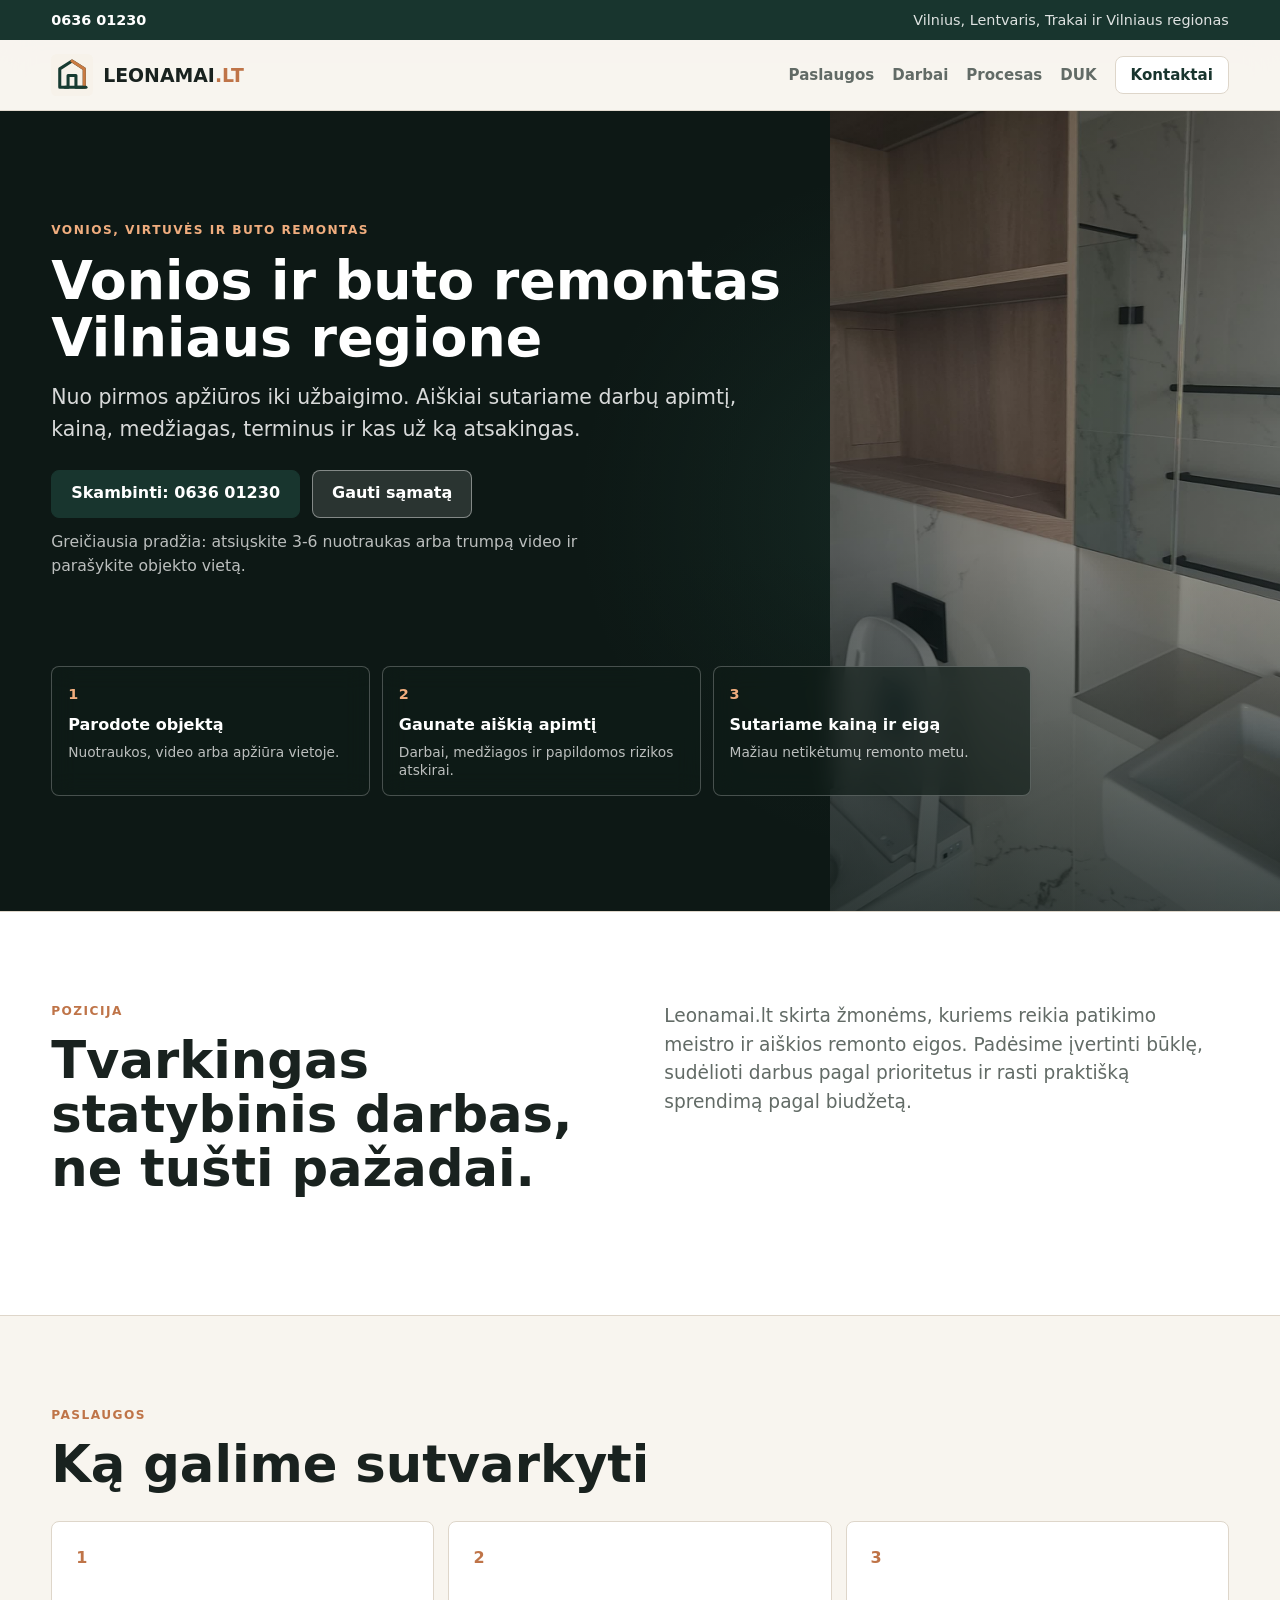
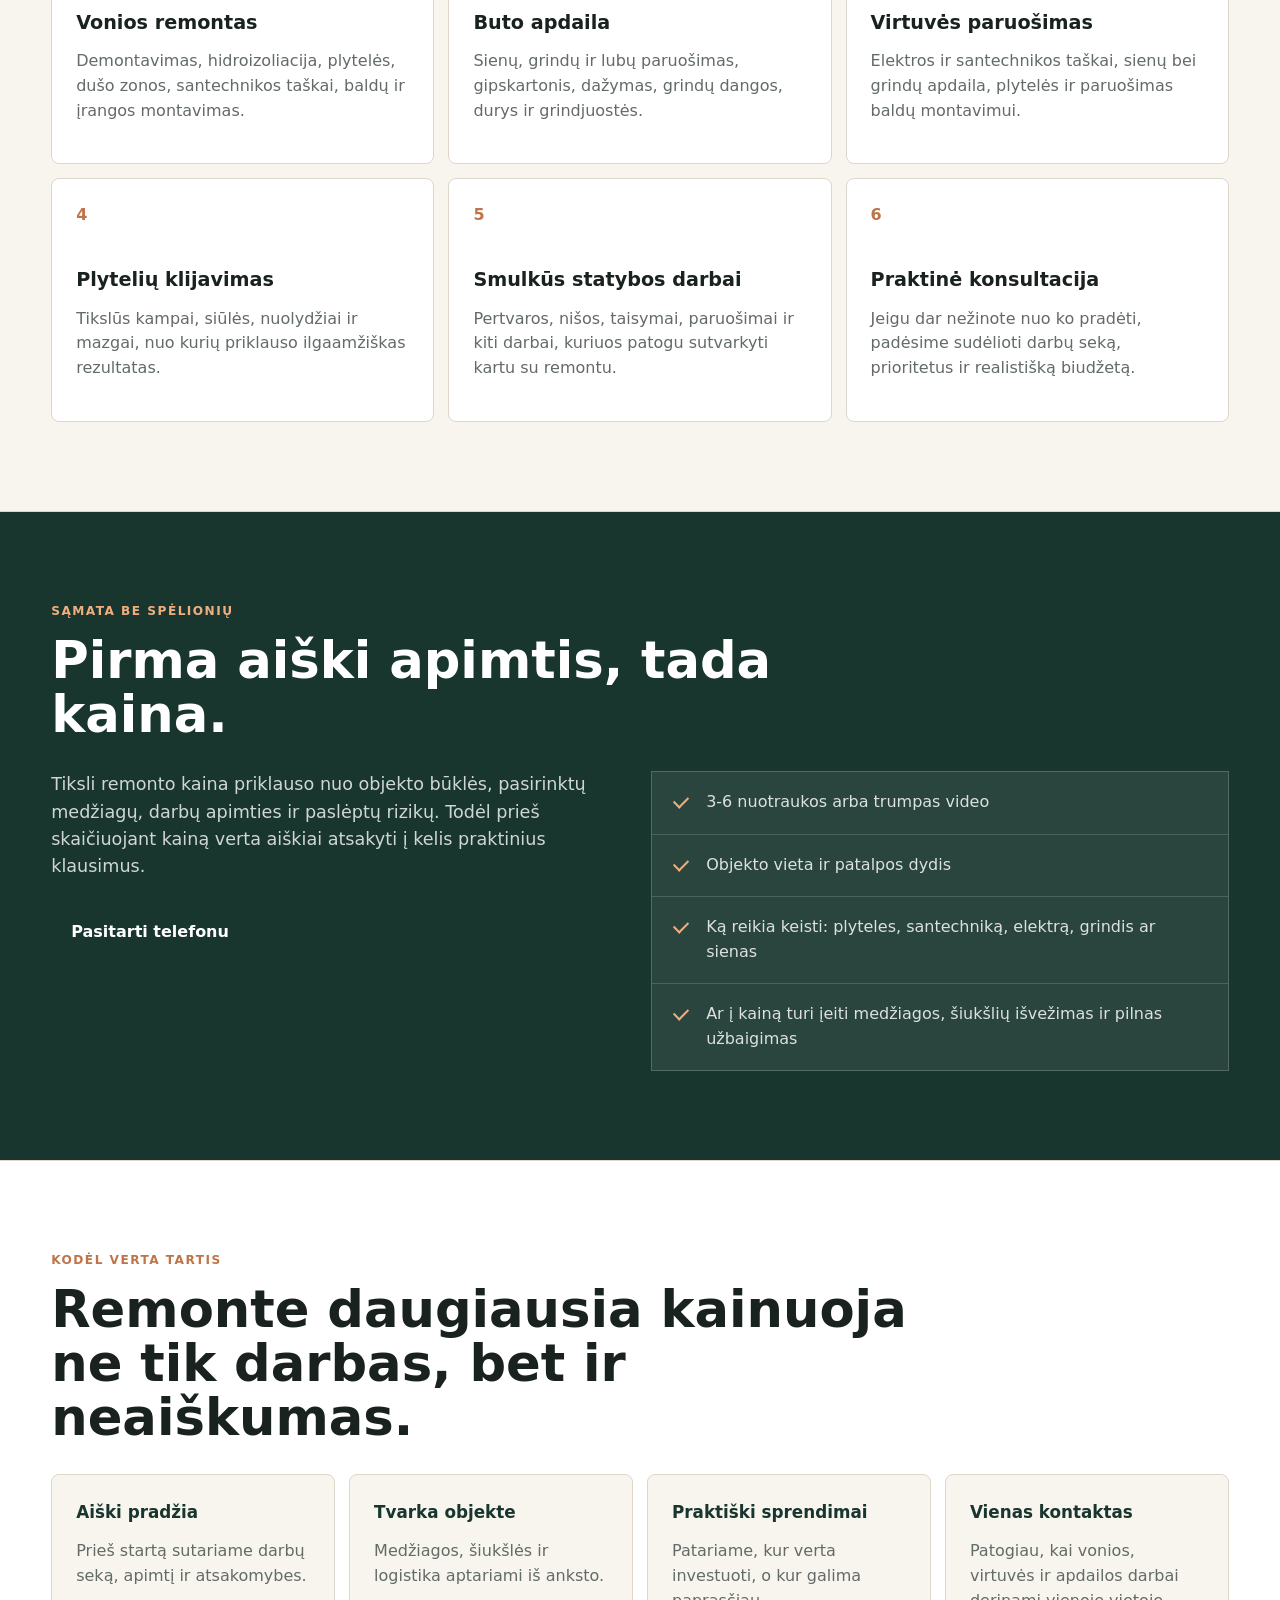
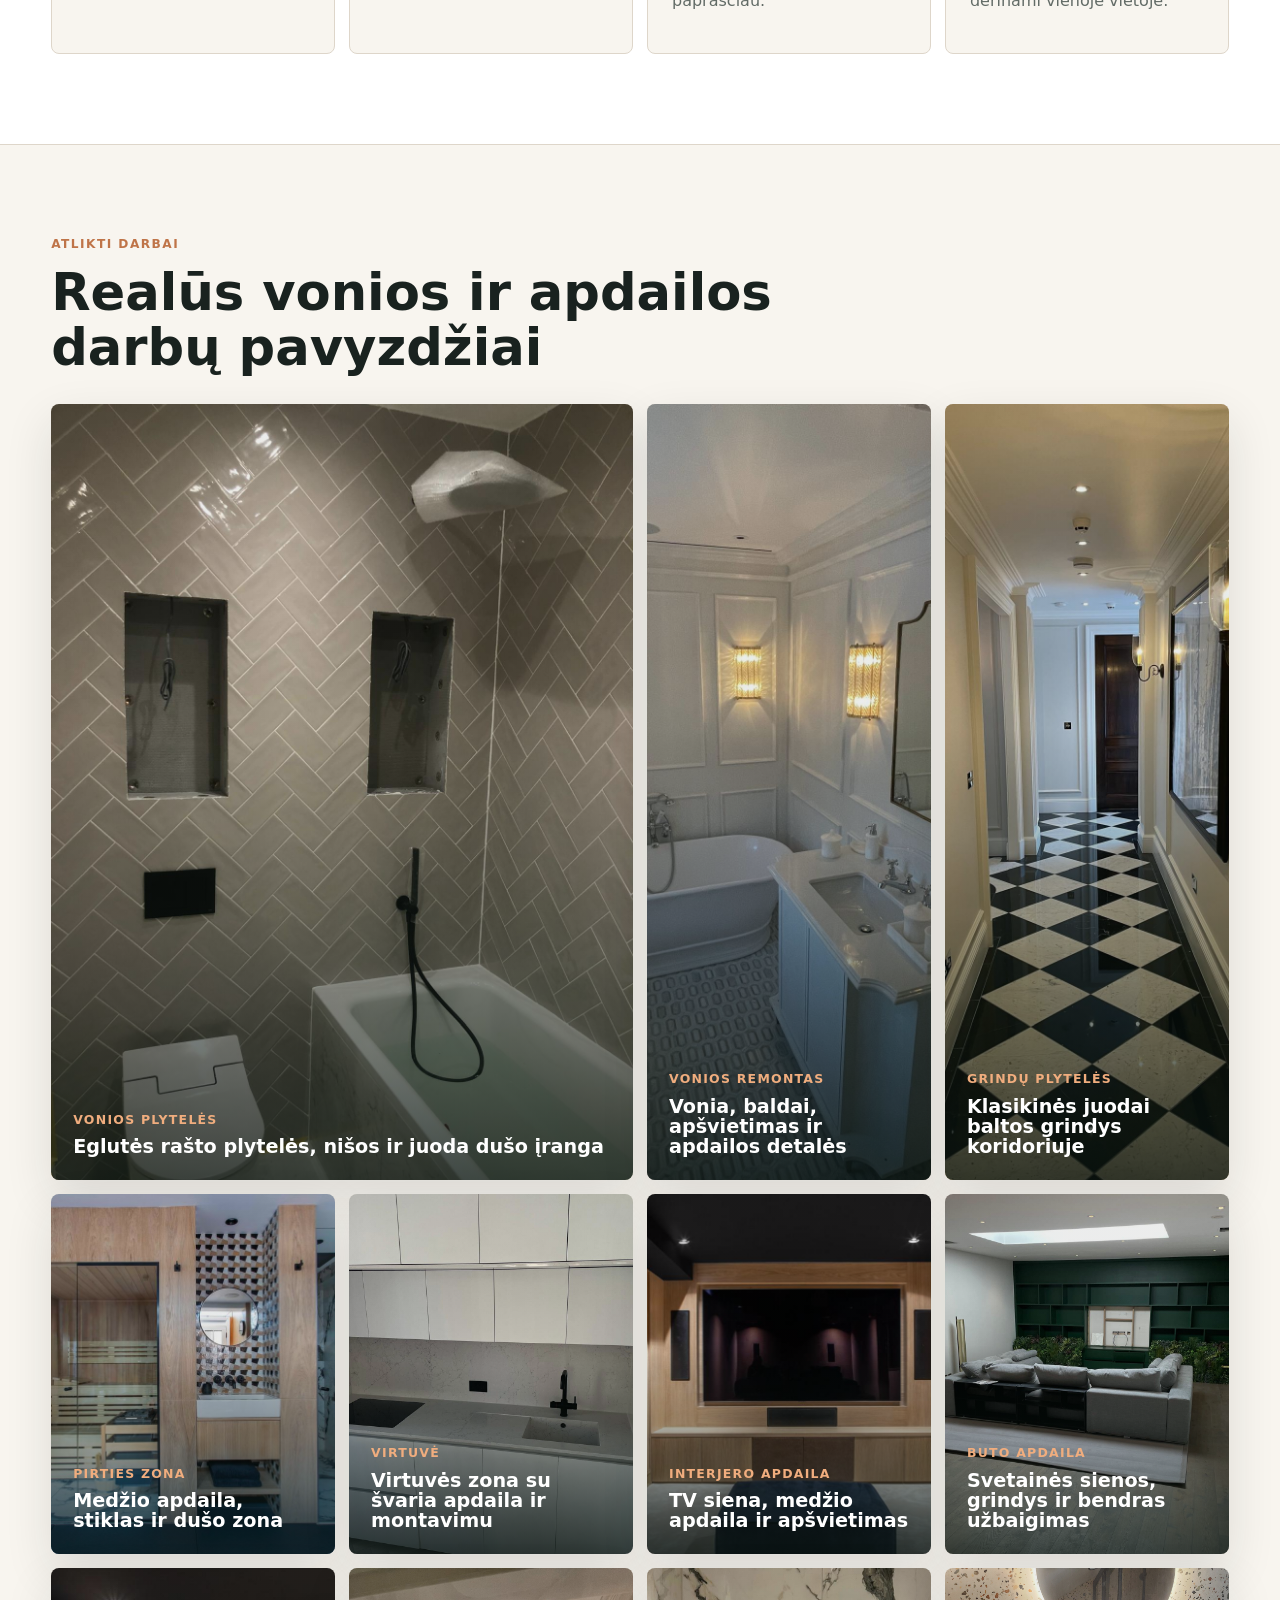
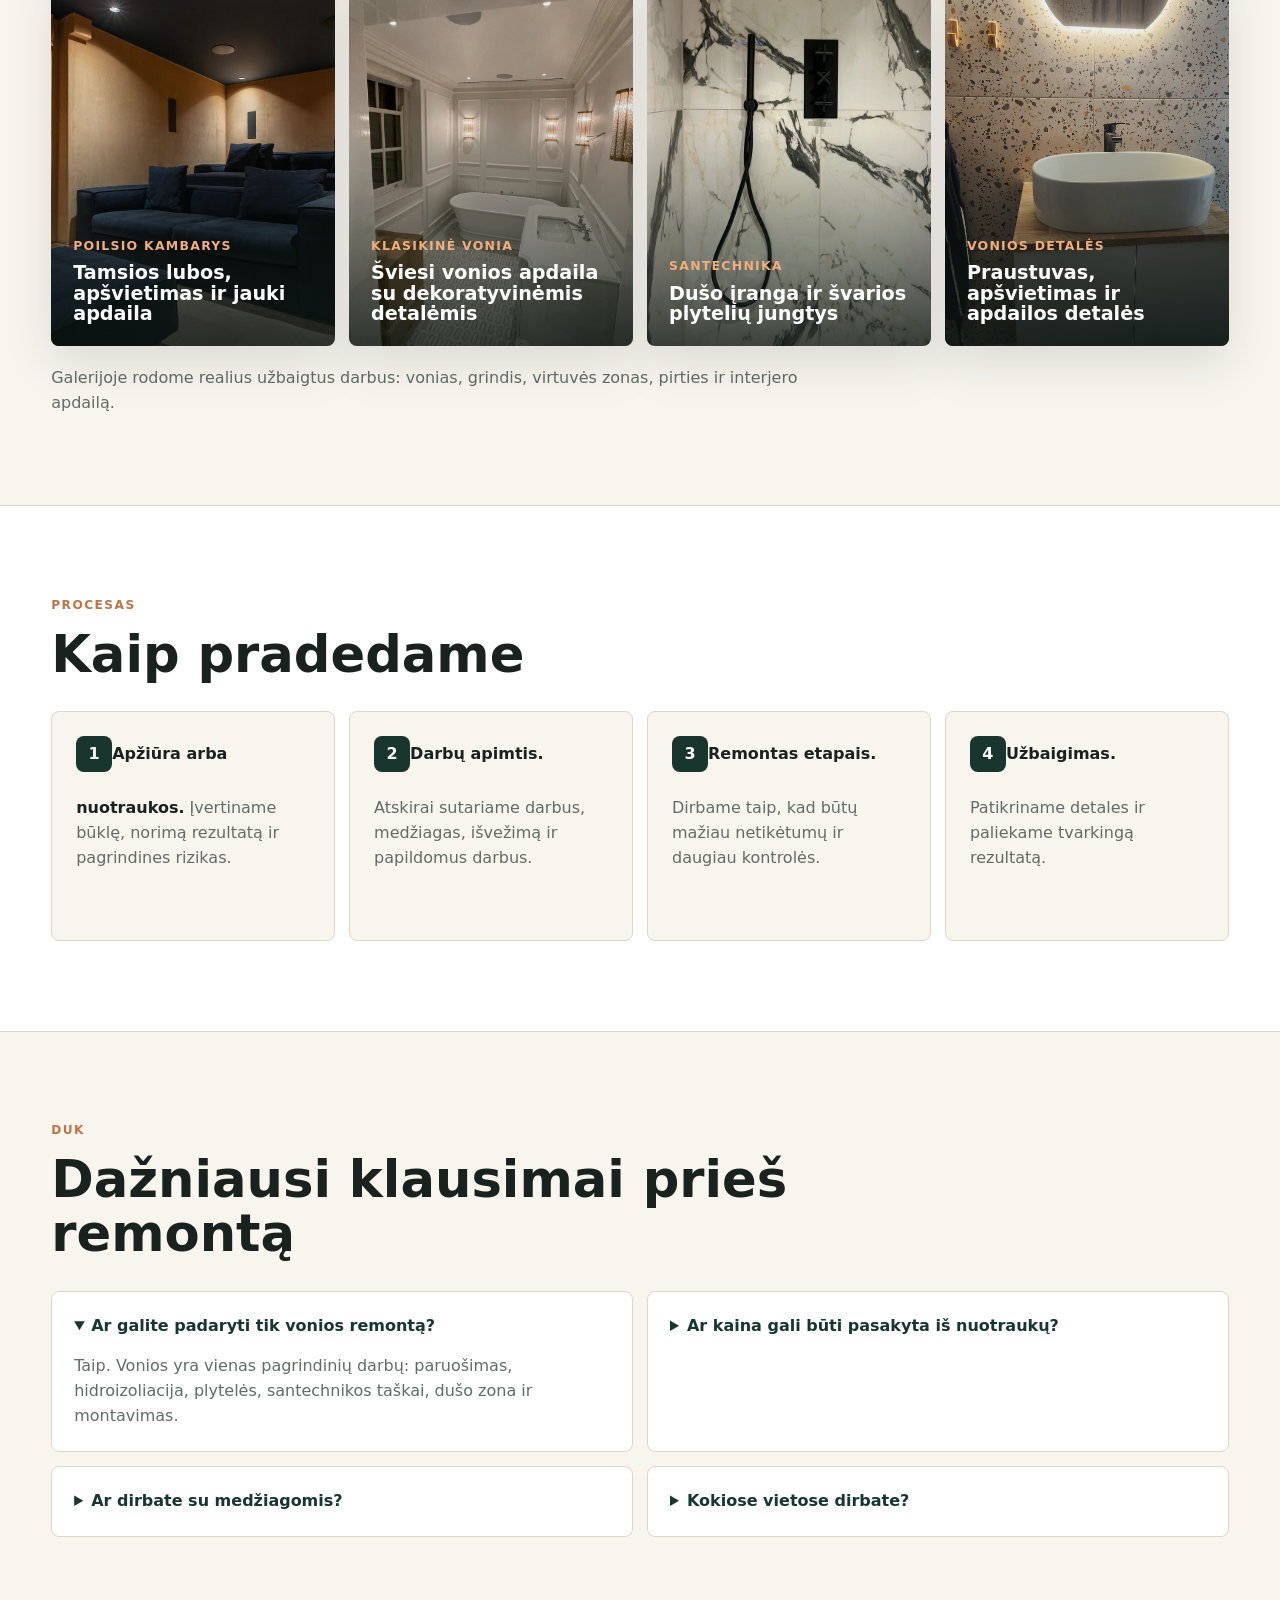
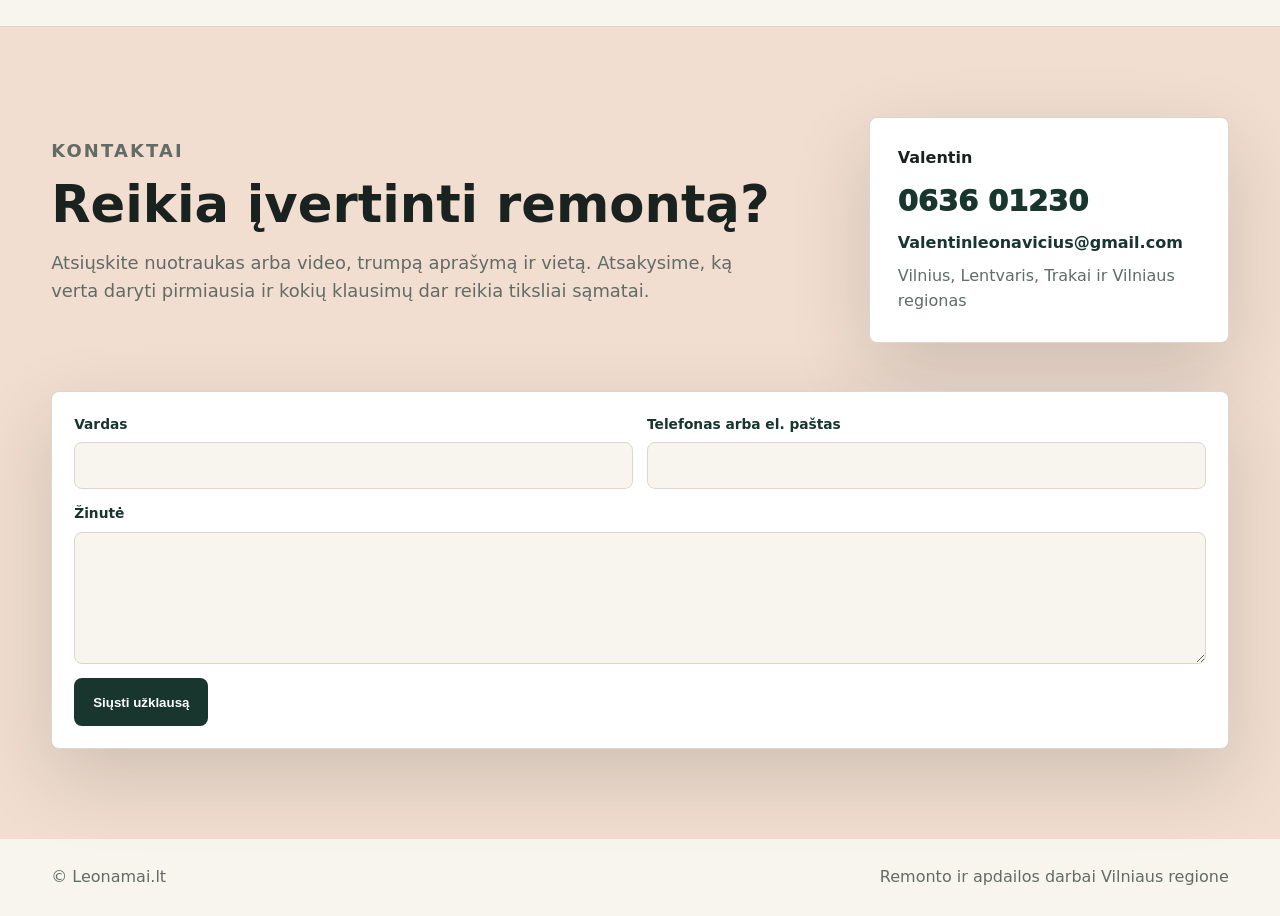
<file: docs/index.html>
<!doctype html>
<html lang="lt">
<head>
  <meta charset="utf-8" />
  <meta name="viewport" content="width=device-width, initial-scale=1" />
  <title>LEONAMAI.LT - būsto remontas Vilniuje ir Vilniaus regione</title>
  <meta name="description" content="Tvarkingas vonios, virtuvės ir buto remontas Vilniuje, Lentvaryje, Trakuose ir Vilniaus regione. Aiški sąmata, darbų eiga ir praktiški sprendimai." />
  <link rel="icon" href="assets/leonamai-logo.svg" type="image/svg+xml" />
  <link rel="stylesheet" href="styles.css" />
</head>
<body>
  <div class="topbar">
    <a href="tel:+37063601230">0636 01230</a>
    <span>Vilnius, Lentvaris, Trakai ir Vilniaus regionas</span>
  </div>

  <header class="site-header">
    <a class="brand" href="#top" aria-label="Leonamai.lt">
      <img src="assets/leonamai-logo.svg" alt="" />
      <span>LEONAMAI<span>.LT</span></span>
    </a>
    <nav aria-label="Pagrindinė navigacija">
      <a href="#paslaugos">Paslaugos</a>
      <a href="#darbai">Darbai</a>
      <a href="#procesas">Procesas</a>
      <a href="#duk">DUK</a>
      <a class="nav-cta" href="#kontaktai">Kontaktai</a>
    </nav>
  </header>

  <main id="top">
    <section class="hero">
      <div class="hero-media" aria-hidden="true">
        <video class="hero-video-desktop" autoplay muted loop playsinline poster="assets/hero-video-frame.jpg">
          <source src="assets/hero-video-web.mp4" type="video/mp4" />
        </video>
        <video class="hero-video-mobile" autoplay muted loop playsinline poster="assets/hero-video-mobile-frame.jpg">
          <source src="assets/hero-video-mobile.mp4" type="video/mp4" />
        </video>
      </div>
      <div class="hero-panel">
        <p class="eyebrow">Vonios, virtuvės ir buto remontas</p>
        <h1>Vonios ir buto remontas Vilniaus regione</h1>
        <p class="lead">Nuo pirmos apžiūros iki užbaigimo. Aiškiai sutariame darbų apimtį, kainą, medžiagas, terminus ir kas už ką atsakingas.</p>
        <div class="actions">
          <a class="button" href="tel:+37063601230">Skambinti: 0636 01230</a>
          <a class="button secondary" href="#kontaktai">Gauti sąmatą</a>
        </div>
        <p class="hero-note">Greičiausia pradžia: atsiųskite 3-6 nuotraukas arba trumpą video ir parašykite objekto vietą.</p>
      </div>
      <div class="hero-facts" aria-label="Kaip užsisakyti remontą">
        <div><strong>1</strong><span>Parodote objektą</span><p>Nuotraukos, video arba apžiūra vietoje.</p></div>
        <div><strong>2</strong><span>Gaunate aiškią apimtį</span><p>Darbai, medžiagos ir papildomos rizikos atskirai.</p></div>
        <div><strong>3</strong><span>Sutariame kainą ir eigą</span><p>Mažiau netikėtumų remonto metu.</p></div>
      </div>
    </section>

    <section class="section intro">
      <div class="section-title">
        <p class="eyebrow">Pozicija</p>
        <h2>Tvarkingas statybinis darbas, ne tušti pažadai.</h2>
      </div>
      <p>Leonamai.lt skirta žmonėms, kuriems reikia patikimo meistro ir aiškios remonto eigos. Padėsime įvertinti būklę, sudėlioti darbus pagal prioritetus ir rasti praktišką sprendimą pagal biudžetą.</p>
    </section>

    <section id="paslaugos" class="section services">
      <div class="section-title">
        <p class="eyebrow">Paslaugos</p>
        <h2>Ką galime sutvarkyti</h2>
      </div>
      <div class="service-grid">
        <article>
          <span>1</span>
          <h3>Vonios remontas</h3>
          <p>Demontavimas, hidroizoliacija, plytelės, dušo zonos, santechnikos taškai, baldų ir įrangos montavimas.</p>
        </article>
        <article>
          <span>2</span>
          <h3>Buto apdaila</h3>
          <p>Sienų, grindų ir lubų paruošimas, gipskartonis, dažymas, grindų dangos, durys ir grindjuostės.</p>
        </article>
        <article>
          <span>3</span>
          <h3>Virtuvės paruošimas</h3>
          <p>Elektros ir santechnikos taškai, sienų bei grindų apdaila, plytelės ir paruošimas baldų montavimui.</p>
        </article>
        <article>
          <span>4</span>
          <h3>Plytelių klijavimas</h3>
          <p>Tikslūs kampai, siūlės, nuolydžiai ir mazgai, nuo kurių priklauso ilgaamžiškas rezultatas.</p>
        </article>
        <article>
          <span>5</span>
          <h3>Smulkūs statybos darbai</h3>
          <p>Pertvaros, nišos, taisymai, paruošimai ir kiti darbai, kuriuos patogu sutvarkyti kartu su remontu.</p>
        </article>
        <article>
          <span>6</span>
          <h3>Praktinė konsultacija</h3>
          <p>Jeigu dar nežinote nuo ko pradėti, padėsime sudėlioti darbų seką, prioritetus ir realistišką biudžetą.</p>
        </article>
      </div>
    </section>

    <section id="kainos" class="section estimate">
      <div class="section-title">
        <p class="eyebrow">Sąmata be spėlionių</p>
        <h2>Pirma aiški apimtis, tada kaina.</h2>
      </div>
      <div class="estimate-grid">
        <div class="estimate-copy">
          <p>Tiksli remonto kaina priklauso nuo objekto būklės, pasirinktų medžiagų, darbų apimties ir paslėptų rizikų. Todėl prieš skaičiuojant kainą verta aiškiai atsakyti į kelis praktinius klausimus.</p>
          <a class="button" href="tel:+37063601230">Pasitarti telefonu</a>
        </div>
        <ul class="check-list">
          <li>3-6 nuotraukos arba trumpas video</li>
          <li>Objekto vieta ir patalpos dydis</li>
          <li>Ką reikia keisti: plyteles, santechniką, elektrą, grindis ar sienas</li>
          <li>Ar į kainą turi įeiti medžiagos, šiukšlių išvežimas ir pilnas užbaigimas</li>
        </ul>
      </div>
    </section>

    <section class="section proof-strip">
      <div class="section-title">
        <p class="eyebrow">Kodėl verta tartis</p>
        <h2>Remonte daugiausia kainuoja ne tik darbas, bet ir neaiškumas.</h2>
      </div>
      <div class="proof-grid">
        <div><strong>Aiški pradžia</strong><span>Prieš startą sutariame darbų seką, apimtį ir atsakomybes.</span></div>
        <div><strong>Tvarka objekte</strong><span>Medžiagos, šiukšlės ir logistika aptariami iš anksto.</span></div>
        <div><strong>Praktiški sprendimai</strong><span>Patariame, kur verta investuoti, o kur galima paprasčiau.</span></div>
        <div><strong>Vienas kontaktas</strong><span>Patogiau, kai vonios, virtuvės ir apdailos darbai derinami vienoje vietoje.</span></div>
      </div>
    </section>

    <section id="darbai" class="section work">
      <div class="section-title">
        <p class="eyebrow">Atlikti darbai</p>
        <h2>Realūs vonios ir apdailos darbų pavyzdžiai</h2>
      </div>
      <div class="project-grid">
        <article class="project-card large">
          <img src="assets/project-bath-herringbone.jpg" alt="Vonia su eglutės rašto plytelėmis ir juoda dušo įranga" />
          <div>
            <p>Vonios plytelės</p>
            <h3>Eglutės rašto plytelės, nišos ir juoda dušo įranga</h3>
          </div>
        </article>
        <article class="project-card">
          <img src="assets/project-classic-bathroom.jpg" alt="Klasikinė vonia su baltais baldais, veidrodžiu ir sieniniais šviestuvais" />
          <div>
            <p>Vonios remontas</p>
            <h3>Vonia, baldai, apšvietimas ir apdailos detalės</h3>
          </div>
        </article>
        <article class="project-card">
          <img src="assets/project-hallway-checkerboard.jpg" alt="Klasikinės juodai baltos grindų plytelės koridoriuje" />
          <div>
            <p>Grindų plytelės</p>
            <h3>Klasikinės juodai baltos grindys koridoriuje</h3>
          </div>
        </article>
        <article class="project-card">
          <img src="assets/project-sauna-shower.jpg" alt="Pirties ir dušo zona su medžio apdaila ir marmuro imitacijos plytelėmis" />
          <div>
            <p>Pirties zona</p>
            <h3>Medžio apdaila, stiklas ir dušo zona</h3>
          </div>
        </article>
        <article class="project-card">
          <img src="assets/project-white-kitchen.jpg" alt="Balta virtuvė su juoda plautuve ir kaitlente" />
          <div>
            <p>Virtuvė</p>
            <h3>Virtuvės zona su švaria apdaila ir montavimu</h3>
          </div>
        </article>
        <article class="project-card">
          <img src="assets/project-media-wall.jpg" alt="Poilsio kambario TV siena su medžio plokštėmis ir paslėptu apšvietimu" />
          <div>
            <p>Interjero apdaila</p>
            <h3>TV siena, medžio apdaila ir apšvietimas</h3>
          </div>
        </article>
        <article class="project-card">
          <img src="assets/project-living-room.jpg" alt="Svetainės remontas su žalia akustine siena ir šviesiomis grindimis" />
          <div>
            <p>Buto apdaila</p>
            <h3>Svetainės sienos, grindys ir bendras užbaigimas</h3>
          </div>
        </article>
        <article class="project-card">
          <img src="assets/project-cinema-room.jpg" alt="Poilsio kambarys su tamsiomis lubomis, sofa ir paslėptu apšvietimu" />
          <div>
            <p>Poilsio kambarys</p>
            <h3>Tamsios lubos, apšvietimas ir jauki apdaila</h3>
          </div>
        </article>
        <article class="project-card">
          <img src="assets/project-bathroom-doorway.jpg" alt="Klasikinė balta vonia matoma pro duris" />
          <div>
            <p>Klasikinė vonia</p>
            <h3>Šviesi vonios apdaila su dekoratyvinėmis detalėmis</h3>
          </div>
        </article>
        <article class="project-card">
          <img src="assets/project-marble-shower-detail.jpg" alt="Juoda dušo įranga prie marmuro imitacijos plytelių" />
          <div>
            <p>Santechnika</p>
            <h3>Dušo įranga ir švarios plytelių jungtys</h3>
          </div>
        </article>
        <article class="project-card">
          <img src="assets/project-vanity.jpg" alt="Įrengta vonios praustuvo zona su veidrodžiu ir terrazzo plytelėmis" />
          <div>
            <p>Vonios detalės</p>
            <h3>Praustuvas, apšvietimas ir apdailos detalės</h3>
          </div>
        </article>
      </div>
      <p class="note">Galerijoje rodome realius užbaigtus darbus: vonias, grindis, virtuvės zonas, pirties ir interjero apdailą.</p>
    </section>

    <section id="procesas" class="section process">
      <div class="section-title">
        <p class="eyebrow">Procesas</p>
        <h2>Kaip pradedame</h2>
      </div>
      <ol>
        <li><strong>Apžiūra arba nuotraukos.</strong> Įvertiname būklę, norimą rezultatą ir pagrindines rizikas.</li>
        <li><strong>Darbų apimtis.</strong> Atskirai sutariame darbus, medžiagas, išvežimą ir papildomus darbus.</li>
        <li><strong>Remontas etapais.</strong> Dirbame taip, kad būtų mažiau netikėtumų ir daugiau kontrolės.</li>
        <li><strong>Užbaigimas.</strong> Patikriname detales ir paliekame tvarkingą rezultatą.</li>
      </ol>
    </section>

    <section id="duk" class="section faq">
      <div class="section-title">
        <p class="eyebrow">DUK</p>
        <h2>Dažniausi klausimai prieš remontą</h2>
      </div>
      <div class="faq-grid">
        <details open>
          <summary>Ar galite padaryti tik vonios remontą?</summary>
          <p>Taip. Vonios yra vienas pagrindinių darbų: paruošimas, hidroizoliacija, plytelės, santechnikos taškai, dušo zona ir montavimas.</p>
        </details>
        <details>
          <summary>Ar kaina gali būti pasakyta iš nuotraukų?</summary>
          <p>Iš nuotraukų galima duoti orientaciją. Tikslesnei sąmatai reikia aiškios darbų apimties arba apžiūros.</p>
        </details>
        <details>
          <summary>Ar dirbate su medžiagomis?</summary>
          <p>Galime padėti su kiekiais ir praktiškais pasirinkimais. Ar medžiagos įeina į kainą, sutariame prieš pradedant darbus.</p>
        </details>
        <details>
          <summary>Kokiose vietose dirbate?</summary>
          <p>Vilnius, Lentvaris, Trakai ir Vilniaus regionas. Dėl tolimesnių objektų galima tartis atskirai.</p>
        </details>
      </div>
    </section>

    <section id="kontaktai" class="section contact">
      <div>
        <p class="eyebrow">Kontaktai</p>
        <h2>Reikia įvertinti remontą?</h2>
        <p>Atsiųskite nuotraukas arba video, trumpą aprašymą ir vietą. Atsakysime, ką verta daryti pirmiausia ir kokių klausimų dar reikia tiksliai sąmatai.</p>
      </div>
      <address>
        <strong>Valentin</strong>
        <a href="tel:+37063601230">0636 01230</a>
        <a class="email-link" href="mailto:Valentinleonavicius@gmail.com">Valentinleonavicius@gmail.com</a>
        <span>Vilnius, Lentvaris, Trakai ir Vilniaus regionas</span>
      </address>
      <form class="contact-form" action="https://formsubmit.co/Valentinleonavicius@gmail.com" method="POST" accept-charset="UTF-8">
        <input type="hidden" name="_subject" value="Nauja užklausa iš Leonamai.lt" />
        <input type="hidden" name="_captcha" value="false" />
        <input type="hidden" name="_template" value="table" />
        <label>
          Vardas
          <input type="text" name="name" autocomplete="name" required />
        </label>
        <label>
          Telefonas arba el. paštas
          <input type="text" name="contact" autocomplete="tel" required />
        </label>
        <label>
          Žinutė
          <textarea name="message" rows="5" required></textarea>
        </label>
        <button class="button" type="submit">Siųsti užklausą</button>
      </form>
    </section>
  </main>

  <footer>
    <span>© Leonamai.lt</span>
    <span>Remonto ir apdailos darbai Vilniaus regione</span>
  </footer>
</body>
</html>
</file>
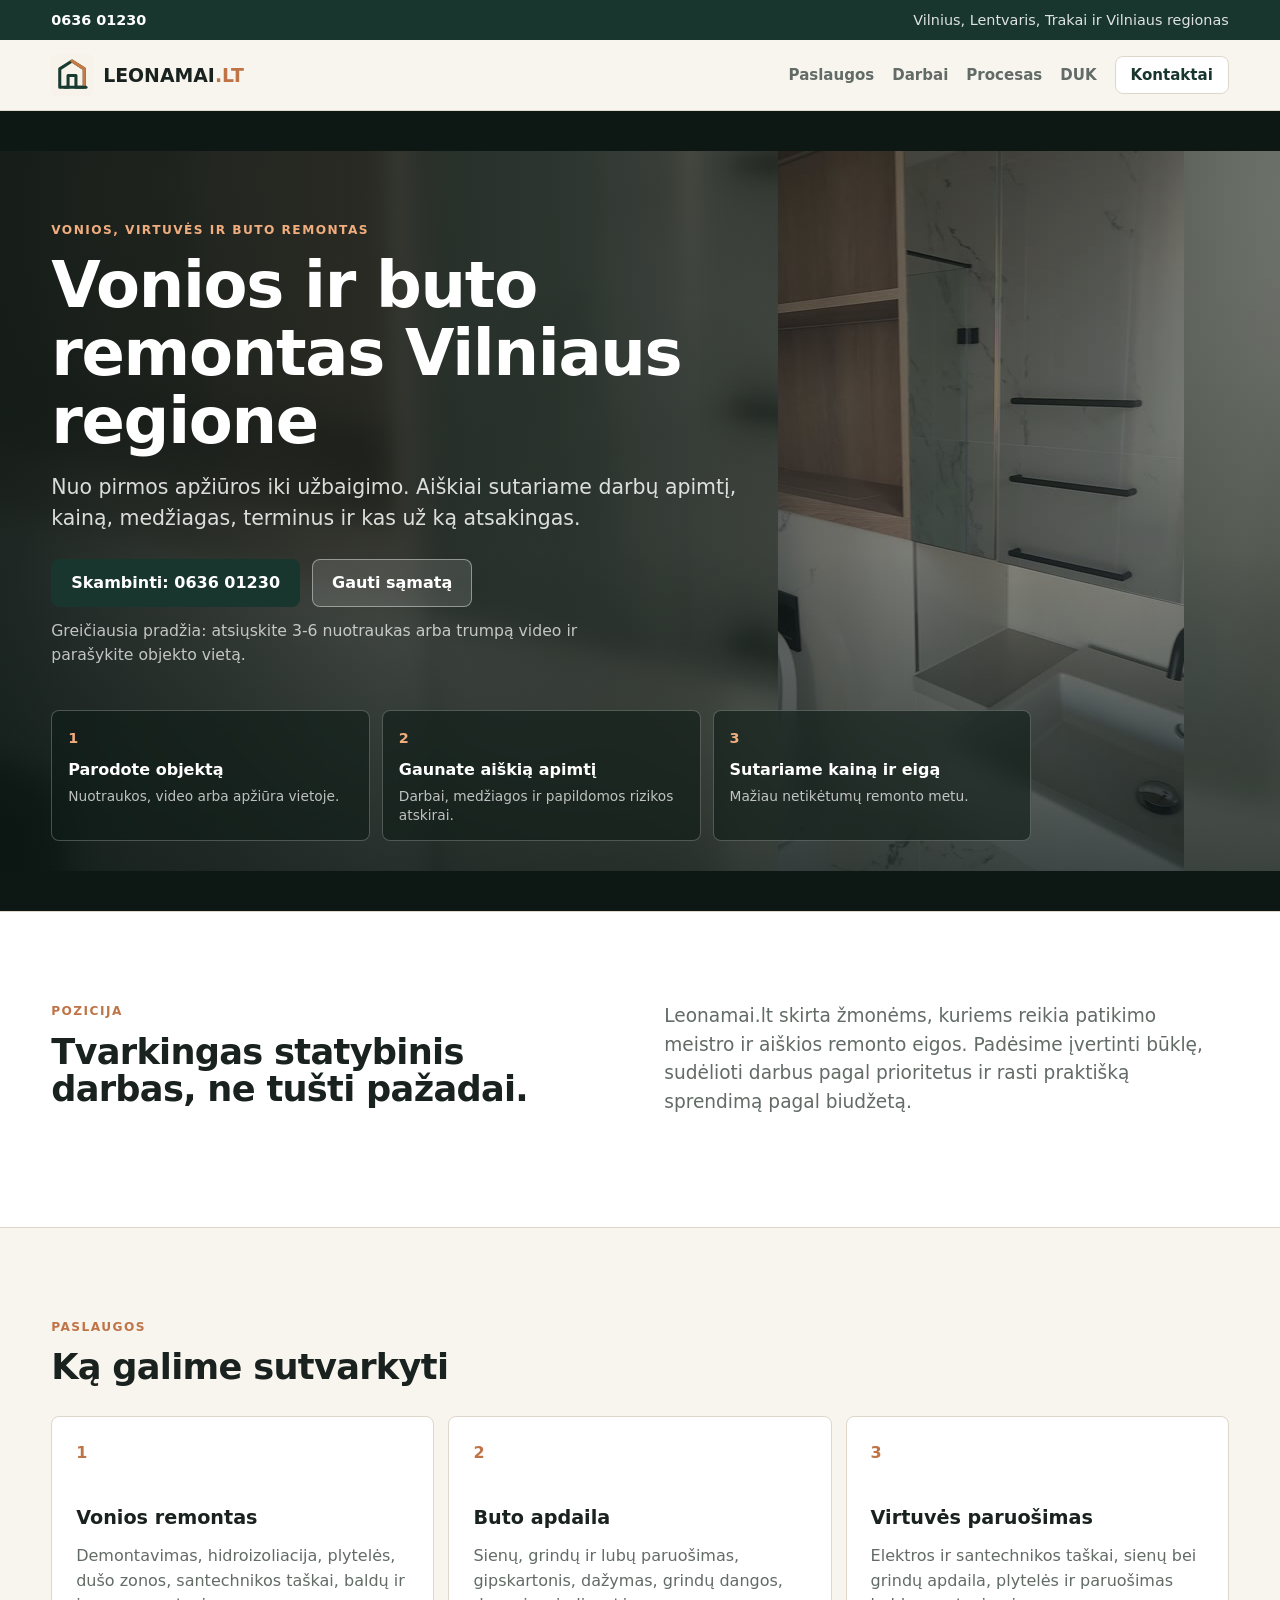
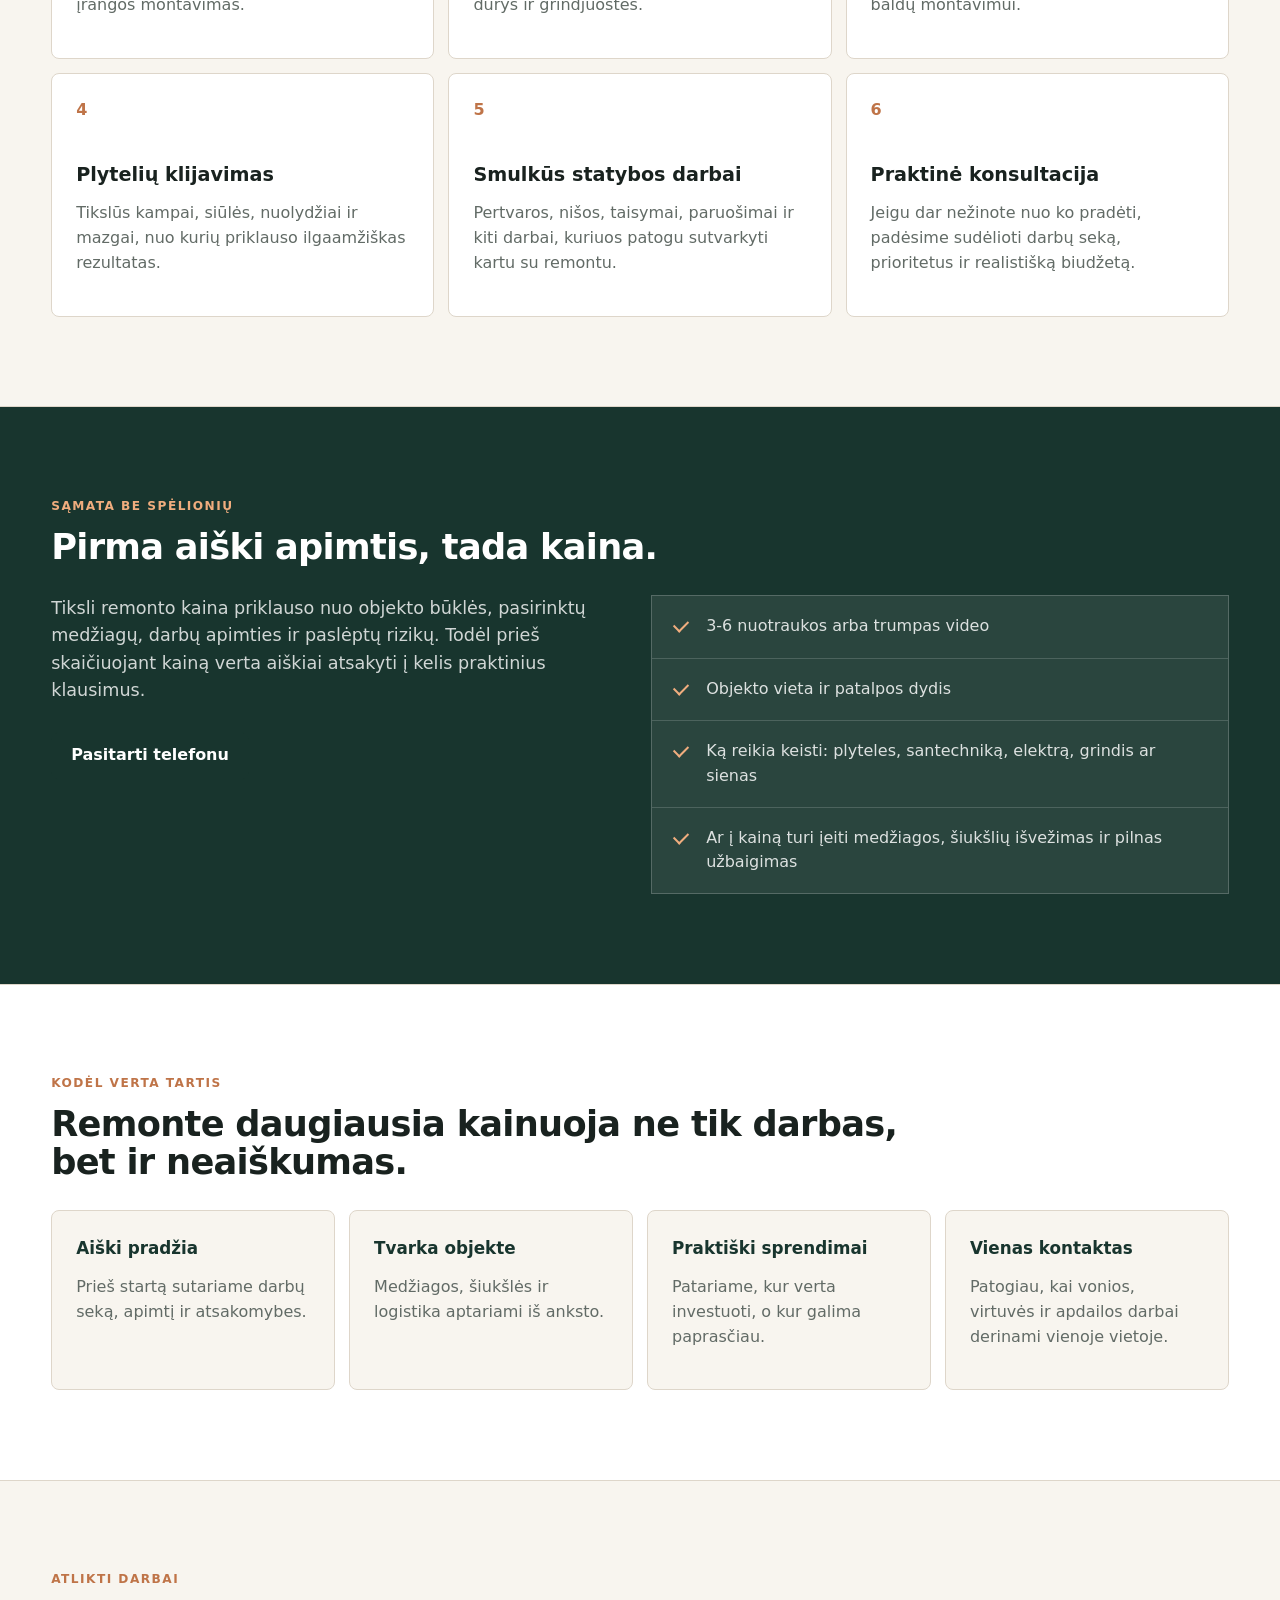
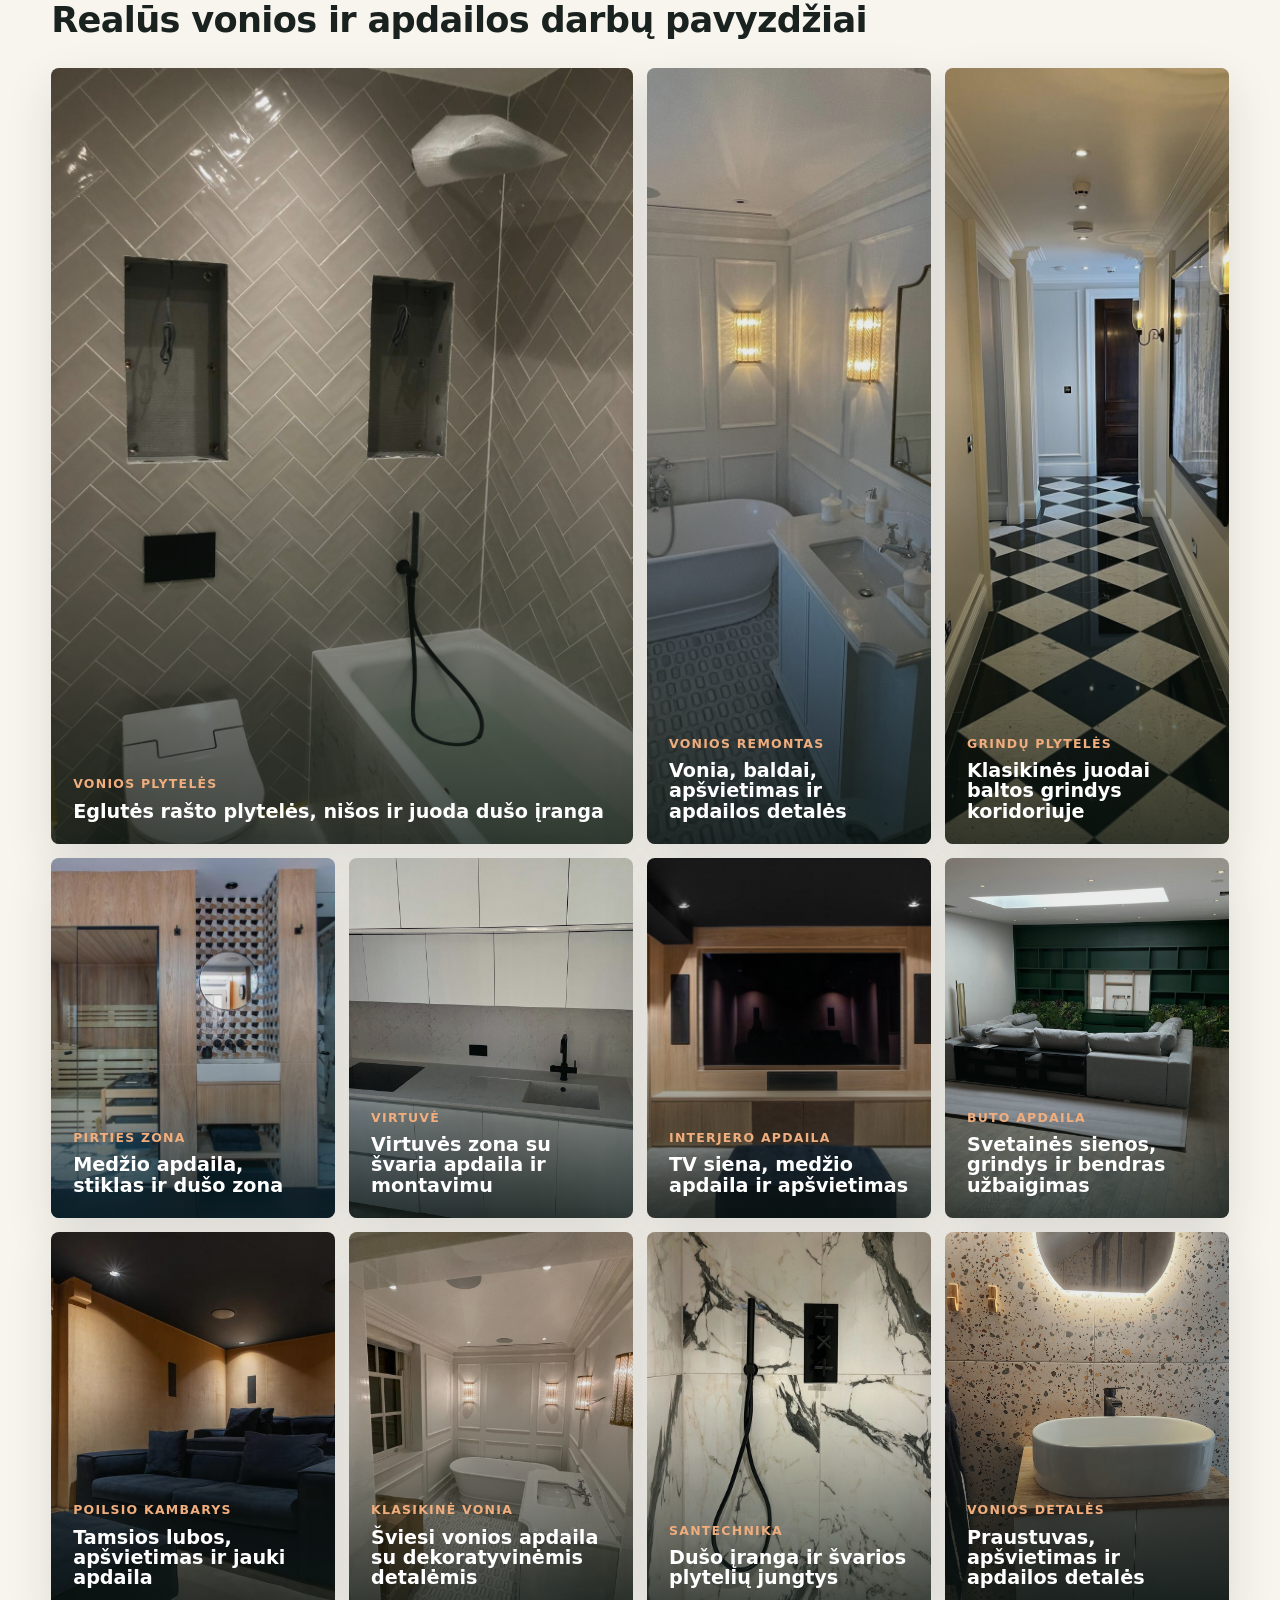
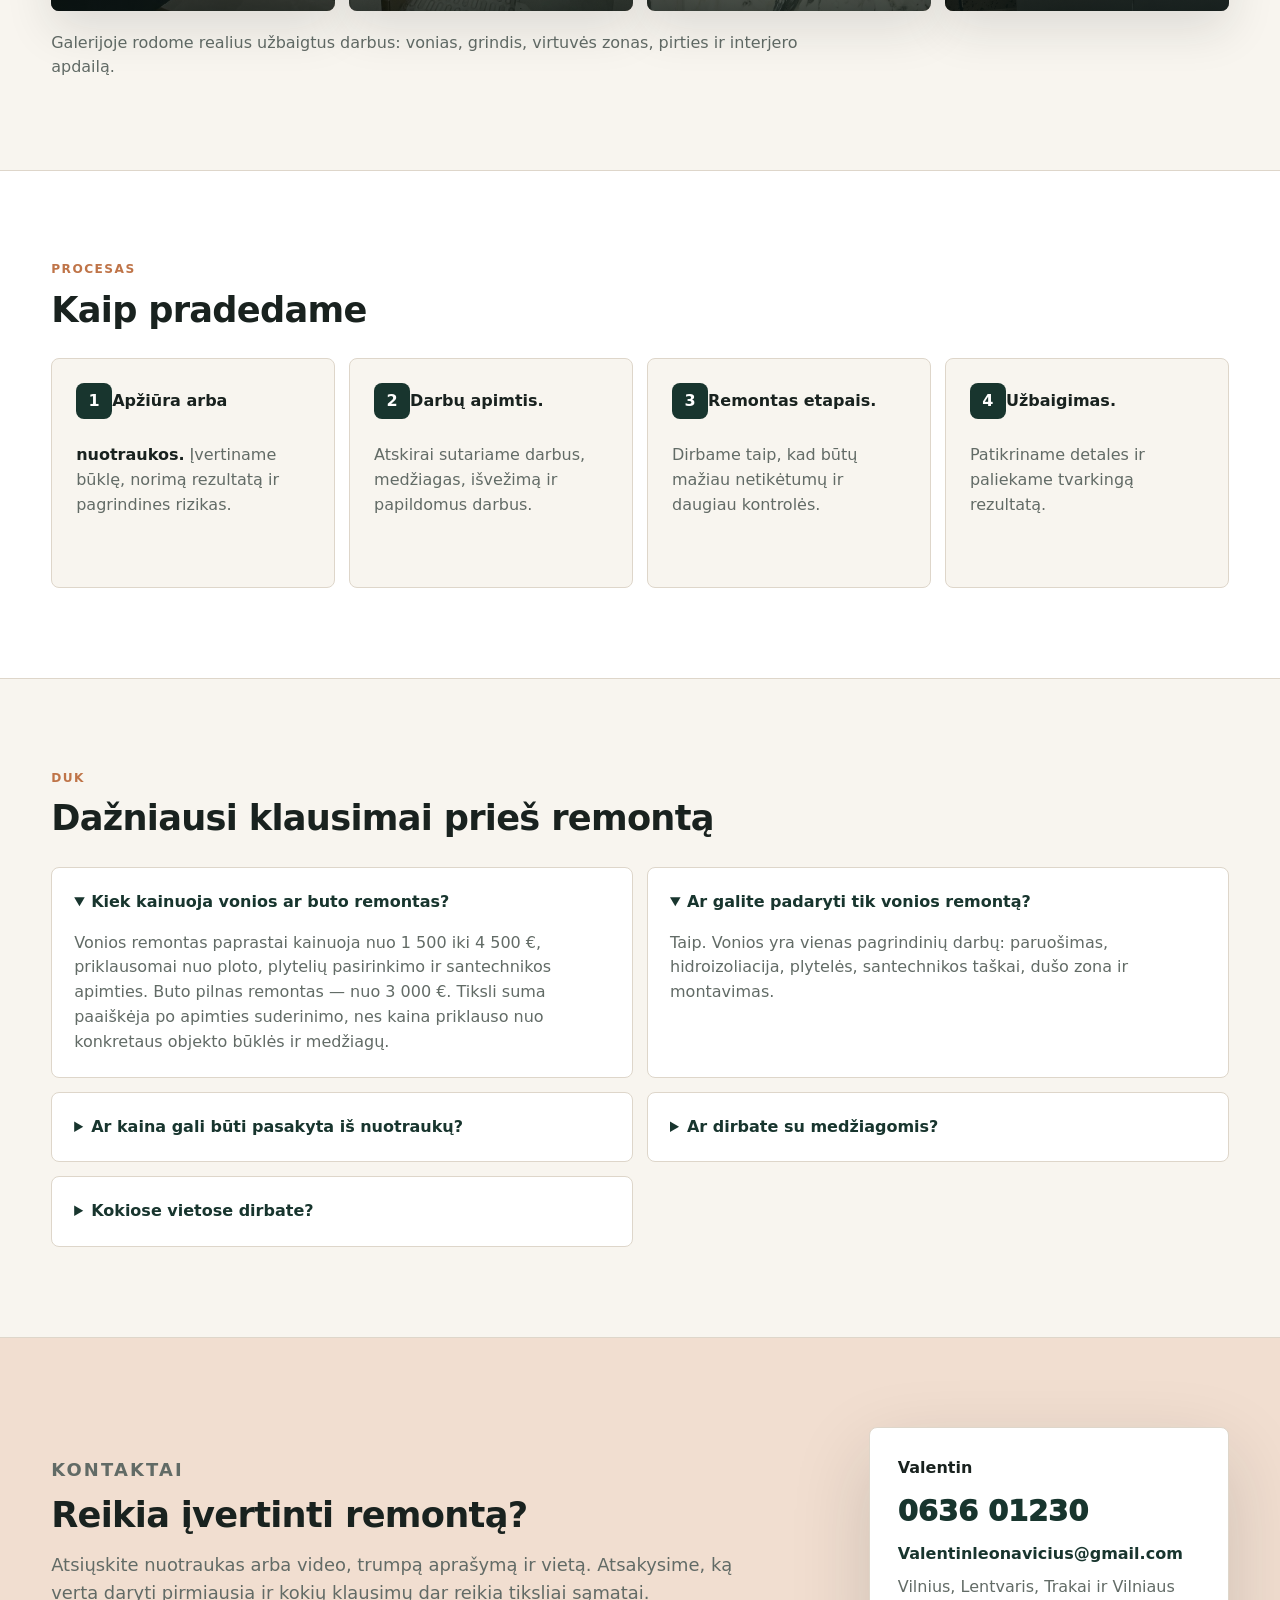
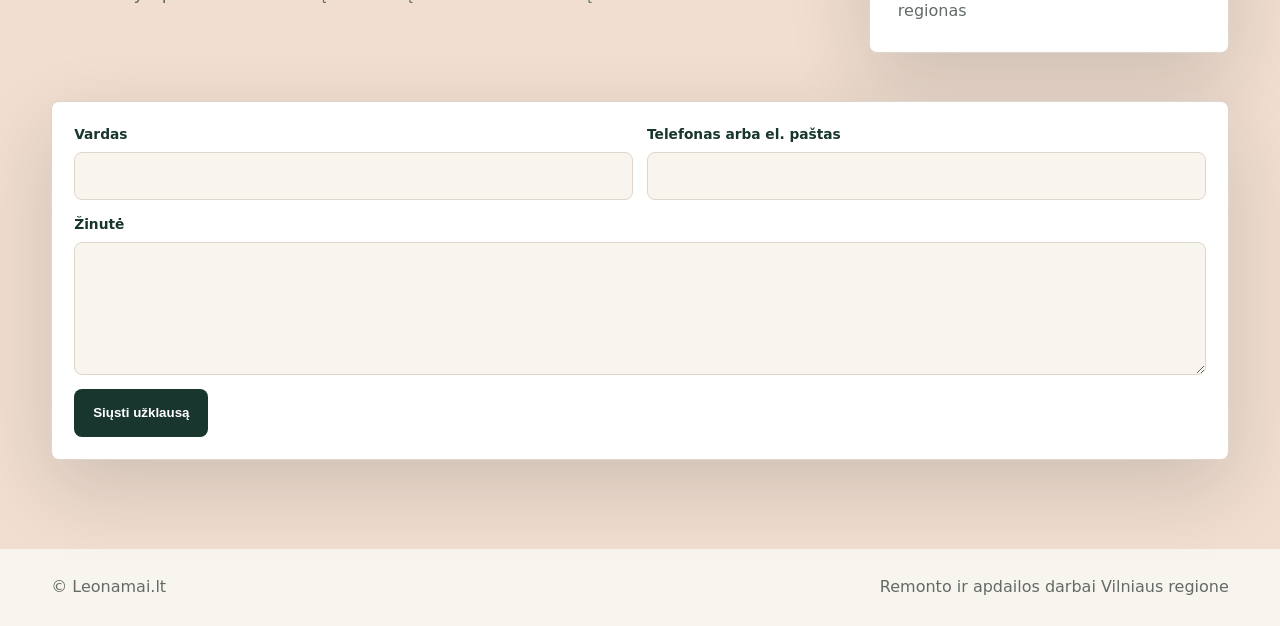
<file: site/index.html>
<!doctype html>
<html lang="lt">
<head>
  <meta charset="utf-8" />
  <meta name="viewport" content="width=device-width, initial-scale=1" />
  <title>LEONAMAI.LT - būsto remontas Vilniuje ir Vilniaus regione</title>
  <meta name="description" content="Tvarkingas vonios, virtuvės ir buto remontas Vilniuje, Lentvaryje, Trakuose ir Vilniaus regione. Aiški sąmata, darbų eiga ir praktiški sprendimai." />
  <link rel="icon" href="assets/leonamai-logo.svg" type="image/svg+xml" />
  <link rel="stylesheet" href="styles.css" />
</head>
<body>
  <div class="topbar">
    <a href="tel:+37063601230">0636 01230</a>
    <span>Vilnius, Lentvaris, Trakai ir Vilniaus regionas</span>
  </div>

  <header class="site-header">
    <a class="brand" href="#top" aria-label="Leonamai.lt">
      <img src="assets/leonamai-logo.svg" alt="" />
      <span>LEONAMAI<span>.LT</span></span>
    </a>
    <nav aria-label="Pagrindinė navigacija">
      <a href="#paslaugos">Paslaugos</a>
      <a href="#darbai">Darbai</a>
      <a href="#procesas">Procesas</a>
      <a href="#duk">DUK</a>
      <a class="nav-cta" href="#kontaktai">Kontaktai</a>
    </nav>
  </header>

  <main id="top">
    <section class="hero">
      <div class="hero-media" aria-hidden="true">
        <video class="hero-video-desktop" autoplay muted loop playsinline poster="assets/hero-video-frame.jpg">
          <source src="assets/hero-video-web.mp4" type="video/mp4" />
        </video>
        <video class="hero-video-mobile" autoplay muted loop playsinline poster="assets/hero-video-mobile-frame.jpg">
          <source src="assets/hero-video-mobile.mp4" type="video/mp4" />
        </video>
      </div>
      <div class="hero-panel">
        <p class="eyebrow">Vonios, virtuvės ir buto remontas</p>
        <h1>Vonios ir buto remontas Vilniaus regione</h1>
        <p class="lead">Nuo pirmos apžiūros iki užbaigimo. Aiškiai sutariame darbų apimtį, kainą, medžiagas, terminus ir kas už ką atsakingas.</p>
        <div class="actions">
          <a class="button" href="tel:+37063601230">Skambinti: 0636 01230</a>
          <a class="button secondary" href="#kontaktai">Gauti sąmatą</a>
        </div>
        <p class="hero-note">Greičiausia pradžia: atsiųskite 3-6 nuotraukas arba trumpą video ir parašykite objekto vietą.</p>
      </div>
      <div class="hero-facts" aria-label="Kaip užsisakyti remontą">
        <div><strong>1</strong><span>Parodote objektą</span><p>Nuotraukos, video arba apžiūra vietoje.</p></div>
        <div><strong>2</strong><span>Gaunate aiškią apimtį</span><p>Darbai, medžiagos ir papildomos rizikos atskirai.</p></div>
        <div><strong>3</strong><span>Sutariame kainą ir eigą</span><p>Mažiau netikėtumų remonto metu.</p></div>
      </div>
    </section>

    <section class="section intro">
      <div class="section-title">
        <p class="eyebrow">Pozicija</p>
        <h2>Tvarkingas statybinis darbas, ne tušti pažadai.</h2>
      </div>
      <p>Leonamai.lt skirta žmonėms, kuriems reikia patikimo meistro ir aiškios remonto eigos. Padėsime įvertinti būklę, sudėlioti darbus pagal prioritetus ir rasti praktišką sprendimą pagal biudžetą.</p>
    </section>

    <section id="paslaugos" class="section services">
      <div class="section-title">
        <p class="eyebrow">Paslaugos</p>
        <h2>Ką galime sutvarkyti</h2>
      </div>
      <div class="service-grid">
        <article>
          <span>1</span>
          <h3>Vonios remontas</h3>
          <p>Demontavimas, hidroizoliacija, plytelės, dušo zonos, santechnikos taškai, baldų ir įrangos montavimas.</p>
        </article>
        <article>
          <span>2</span>
          <h3>Buto apdaila</h3>
          <p>Sienų, grindų ir lubų paruošimas, gipskartonis, dažymas, grindų dangos, durys ir grindjuostės.</p>
        </article>
        <article>
          <span>3</span>
          <h3>Virtuvės paruošimas</h3>
          <p>Elektros ir santechnikos taškai, sienų bei grindų apdaila, plytelės ir paruošimas baldų montavimui.</p>
        </article>
        <article>
          <span>4</span>
          <h3>Plytelių klijavimas</h3>
          <p>Tikslūs kampai, siūlės, nuolydžiai ir mazgai, nuo kurių priklauso ilgaamžiškas rezultatas.</p>
        </article>
        <article>
          <span>5</span>
          <h3>Smulkūs statybos darbai</h3>
          <p>Pertvaros, nišos, taisymai, paruošimai ir kiti darbai, kuriuos patogu sutvarkyti kartu su remontu.</p>
        </article>
        <article>
          <span>6</span>
          <h3>Praktinė konsultacija</h3>
          <p>Jeigu dar nežinote nuo ko pradėti, padėsime sudėlioti darbų seką, prioritetus ir realistišką biudžetą.</p>
        </article>
      </div>
    </section>

    <section id="kainos" class="section estimate">
      <div class="section-title">
        <p class="eyebrow">Sąmata be spėlionių</p>
        <h2>Pirma aiški apimtis, tada kaina.</h2>
      </div>
      <div class="estimate-grid">
        <div class="estimate-copy">
          <p>Tiksli remonto kaina priklauso nuo objekto būklės, pasirinktų medžiagų, darbų apimties ir paslėptų rizikų. Todėl prieš skaičiuojant kainą verta aiškiai atsakyti į kelis praktinius klausimus.</p>
          <a class="button" href="tel:+37063601230">Pasitarti telefonu</a>
        </div>
        <ul class="check-list">
          <li>3-6 nuotraukos arba trumpas video</li>
          <li>Objekto vieta ir patalpos dydis</li>
          <li>Ką reikia keisti: plyteles, santechniką, elektrą, grindis ar sienas</li>
          <li>Ar į kainą turi įeiti medžiagos, šiukšlių išvežimas ir pilnas užbaigimas</li>
        </ul>
      </div>
    </section>

    <section class="section proof-strip">
      <div class="section-title">
        <p class="eyebrow">Kodėl verta tartis</p>
        <h2>Remonte daugiausia kainuoja ne tik darbas, bet ir neaiškumas.</h2>
      </div>
      <div class="proof-grid">
        <div><strong>Aiški pradžia</strong><span>Prieš startą sutariame darbų seką, apimtį ir atsakomybes.</span></div>
        <div><strong>Tvarka objekte</strong><span>Medžiagos, šiukšlės ir logistika aptariami iš anksto.</span></div>
        <div><strong>Praktiški sprendimai</strong><span>Patariame, kur verta investuoti, o kur galima paprasčiau.</span></div>
        <div><strong>Vienas kontaktas</strong><span>Patogiau, kai vonios, virtuvės ir apdailos darbai derinami vienoje vietoje.</span></div>
      </div>
    </section>

    <section id="darbai" class="section work">
      <div class="section-title">
        <p class="eyebrow">Atlikti darbai</p>
        <h2>Realūs vonios ir apdailos darbų pavyzdžiai</h2>
      </div>
      <div class="project-grid">
        <article class="project-card large">
          <img src="assets/project-bath-herringbone.jpg" alt="Vonia su eglutės rašto plytelėmis ir juoda dušo įranga" />
          <div>
            <p>Vonios plytelės</p>
            <h3>Eglutės rašto plytelės, nišos ir juoda dušo įranga</h3>
          </div>
        </article>
        <article class="project-card">
          <img src="assets/project-classic-bathroom.jpg" alt="Klasikinė vonia su baltais baldais, veidrodžiu ir sieniniais šviestuvais" />
          <div>
            <p>Vonios remontas</p>
            <h3>Vonia, baldai, apšvietimas ir apdailos detalės</h3>
          </div>
        </article>
        <article class="project-card">
          <img src="assets/project-hallway-checkerboard.jpg" alt="Klasikinės juodai baltos grindų plytelės koridoriuje" />
          <div>
            <p>Grindų plytelės</p>
            <h3>Klasikinės juodai baltos grindys koridoriuje</h3>
          </div>
        </article>
        <article class="project-card">
          <img src="assets/project-sauna-shower.jpg" alt="Pirties ir dušo zona su medžio apdaila ir marmuro imitacijos plytelėmis" />
          <div>
            <p>Pirties zona</p>
            <h3>Medžio apdaila, stiklas ir dušo zona</h3>
          </div>
        </article>
        <article class="project-card">
          <img src="assets/project-white-kitchen.jpg" alt="Balta virtuvė su juoda plautuve ir kaitlente" />
          <div>
            <p>Virtuvė</p>
            <h3>Virtuvės zona su švaria apdaila ir montavimu</h3>
          </div>
        </article>
        <article class="project-card">
          <img src="assets/project-media-wall.jpg" alt="Poilsio kambario TV siena su medžio plokštėmis ir paslėptu apšvietimu" />
          <div>
            <p>Interjero apdaila</p>
            <h3>TV siena, medžio apdaila ir apšvietimas</h3>
          </div>
        </article>
        <article class="project-card">
          <img src="assets/project-living-room.jpg" alt="Svetainės remontas su žalia akustine siena ir šviesiomis grindimis" />
          <div>
            <p>Buto apdaila</p>
            <h3>Svetainės sienos, grindys ir bendras užbaigimas</h3>
          </div>
        </article>
        <article class="project-card">
          <img src="assets/project-cinema-room.jpg" alt="Poilsio kambarys su tamsiomis lubomis, sofa ir paslėptu apšvietimu" />
          <div>
            <p>Poilsio kambarys</p>
            <h3>Tamsios lubos, apšvietimas ir jauki apdaila</h3>
          </div>
        </article>
        <article class="project-card">
          <img src="assets/project-bathroom-doorway.jpg" alt="Klasikinė balta vonia matoma pro duris" />
          <div>
            <p>Klasikinė vonia</p>
            <h3>Šviesi vonios apdaila su dekoratyvinėmis detalėmis</h3>
          </div>
        </article>
        <article class="project-card">
          <img src="assets/project-marble-shower-detail.jpg" alt="Juoda dušo įranga prie marmuro imitacijos plytelių" />
          <div>
            <p>Santechnika</p>
            <h3>Dušo įranga ir švarios plytelių jungtys</h3>
          </div>
        </article>
        <article class="project-card">
          <img src="assets/project-vanity.jpg" alt="Įrengta vonios praustuvo zona su veidrodžiu ir terrazzo plytelėmis" />
          <div>
            <p>Vonios detalės</p>
            <h3>Praustuvas, apšvietimas ir apdailos detalės</h3>
          </div>
        </article>
      </div>
      <p class="note">Galerijoje rodome realius užbaigtus darbus: vonias, grindis, virtuvės zonas, pirties ir interjero apdailą.</p>
    </section>

    <section id="procesas" class="section process">
      <div class="section-title">
        <p class="eyebrow">Procesas</p>
        <h2>Kaip pradedame</h2>
      </div>
      <ol>
        <li><strong>Apžiūra arba nuotraukos.</strong> Įvertiname būklę, norimą rezultatą ir pagrindines rizikas.</li>
        <li><strong>Darbų apimtis.</strong> Atskirai sutariame darbus, medžiagas, išvežimą ir papildomus darbus.</li>
        <li><strong>Remontas etapais.</strong> Dirbame taip, kad būtų mažiau netikėtumų ir daugiau kontrolės.</li>
        <li><strong>Užbaigimas.</strong> Patikriname detales ir paliekame tvarkingą rezultatą.</li>
      </ol>
    </section>

    <section id="duk" class="section faq">
      <div class="section-title">
        <p class="eyebrow">DUK</p>
        <h2>Dažniausi klausimai prieš remontą</h2>
      </div>
      <div class="faq-grid">
        <details open>
          <summary>Kiek kainuoja vonios ar buto remontas?</summary>
          <p>Vonios remontas paprastai kainuoja nuo 1 500 iki 4 500 €, priklausomai nuo ploto, plytelių pasirinkimo ir santechnikos apimties. Buto pilnas remontas — nuo 3 000 €. Tiksli suma paaiškėja po apimties suderinimo, nes kaina priklauso nuo konkretaus objekto būklės ir medžiagų.</p>
        </details>
        <details open>
          <summary>Ar galite padaryti tik vonios remontą?</summary>
          <p>Taip. Vonios yra vienas pagrindinių darbų: paruošimas, hidroizoliacija, plytelės, santechnikos taškai, dušo zona ir montavimas.</p>
        </details>
        <details>
          <summary>Ar kaina gali būti pasakyta iš nuotraukų?</summary>
          <p>Iš nuotraukų galima duoti orientaciją. Tikslesnei sąmatai reikia aiškios darbų apimties arba apžiūros.</p>
        </details>
        <details>
          <summary>Ar dirbate su medžiagomis?</summary>
          <p>Galime padėti su kiekiais ir praktiškais pasirinkimais. Ar medžiagos įeina į kainą, sutariame prieš pradedant darbus.</p>
        </details>
        <details>
          <summary>Kokiose vietose dirbate?</summary>
          <p>Vilnius, Lentvaris, Trakai ir Vilniaus regionas. Dėl tolimesnių objektų galima tartis atskirai.</p>
        </details>
      </div>
    </section>

    <section id="kontaktai" class="section contact">
      <div>
        <p class="eyebrow">Kontaktai</p>
        <h2>Reikia įvertinti remontą?</h2>
        <p>Atsiųskite nuotraukas arba video, trumpą aprašymą ir vietą. Atsakysime, ką verta daryti pirmiausia ir kokių klausimų dar reikia tiksliai sąmatai.</p>
      </div>
      <address>
        <strong>Valentin</strong>
        <a href="tel:+37063601230">0636 01230</a>
        <a class="email-link" href="mailto:Valentinleonavicius@gmail.com">Valentinleonavicius@gmail.com</a>
        <span>Vilnius, Lentvaris, Trakai ir Vilniaus regionas</span>
      </address>
      <form class="contact-form" action="https://formsubmit.co/Valentinleonavicius@gmail.com" method="POST" accept-charset="UTF-8">
        <input type="hidden" name="_subject" value="Nauja užklausa iš Leonamai.lt" />
        <input type="hidden" name="_captcha" value="false" />
        <input type="hidden" name="_template" value="table" />
        <label>
          Vardas
          <input type="text" name="name" autocomplete="name" required />
        </label>
        <label>
          Telefonas arba el. paštas
          <input type="text" name="contact" autocomplete="tel" required />
        </label>
        <label>
          Žinutė
          <textarea name="message" rows="5" required></textarea>
        </label>
        <button class="button" type="submit">Siųsti užklausą</button>
      </form>
    </section>
  </main>

  <footer>
    <span>© Leonamai.lt</span>
    <span>Remonto ir apdailos darbai Vilniaus regione</span>
  </footer>
  <a class="mobile-call-bar" href="tel:+37063601230" aria-label="Skambinti Leonamai telefonu 0636 01230">
    <span aria-hidden="true">☎</span>
    <span>Skambinti: 0636 01230</span>
  </a>
</body>
</html>
</file>
<file: docs/styles.css>
:root {
  --ink: #19221f;
  --muted: #626b66;
  --paper: #f8f5ef;
  --white: #ffffff;
  --soft: #ebe4da;
  --line: #ded6ca;
  --forest: #18352e;
  --forest-2: #25483e;
  --accent: #bf7448;
  --accent-soft: #f1ded0;
  --shadow: 0 28px 80px rgba(25, 34, 31, .16);
}

* { box-sizing: border-box; }

html { scroll-behavior: smooth; }

body {
  margin: 0;
  font-family: Inter, ui-sans-serif, system-ui, -apple-system, BlinkMacSystemFont, "Segoe UI", sans-serif;
  color: var(--ink);
  background: var(--paper);
  line-height: 1.55;
}

img,
video {
  display: block;
  max-width: 100%;
}

a { color: inherit; }

.topbar {
  display: flex;
  justify-content: space-between;
  gap: 18px;
  padding: 9px clamp(18px, 4vw, 58px);
  background: var(--forest);
  color: rgba(255, 255, 255, .86);
  font-size: .9rem;
}

.topbar a {
  color: #fff;
  font-weight: 800;
  text-decoration: none;
}

.site-header {
  position: sticky;
  top: 0;
  z-index: 20;
  display: flex;
  align-items: center;
  justify-content: space-between;
  gap: 24px;
  padding: 14px clamp(18px, 4vw, 58px);
  background: rgba(248, 245, 239, .92);
  border-bottom: 1px solid rgba(222, 214, 202, .86);
  backdrop-filter: blur(18px);
}

.brand {
  display: inline-flex;
  align-items: center;
  gap: 10px;
  text-decoration: none;
  font-weight: 900;
}

.brand img {
  width: 42px;
  height: 42px;
}

.brand > span {
  font-size: 1.18rem;
}

.brand span span { color: var(--accent); }

nav {
  display: flex;
  align-items: center;
  gap: 18px;
  flex-wrap: wrap;
  font-size: .94rem;
}

nav a {
  color: var(--muted);
  text-decoration: none;
  font-weight: 700;
}

nav a:hover { color: var(--ink); }

.nav-cta {
  min-height: 38px;
  display: inline-flex;
  align-items: center;
  padding: 0 15px;
  border: 1px solid var(--line);
  border-radius: 8px;
  background: var(--white);
  color: var(--forest);
}

.hero {
  position: relative;
  min-height: calc(100vh - 100px);
  display: grid;
  align-items: start;
  padding: clamp(30px, 5vw, 58px) clamp(18px, 4vw, 58px);
  overflow: hidden;
  background: var(--forest);
  color: #fff;
}

.hero-media {
  position: absolute;
  inset: 0;
  background:
    radial-gradient(circle at 72% 50%, rgba(37, 72, 62, .58), transparent 34%),
    #0d1815;
}

.hero-media::after {
  content: "";
  position: absolute;
  inset: 0;
  background:
    linear-gradient(90deg, rgba(13, 24, 21, .86) 0%, rgba(13, 24, 21, .56) 42%, rgba(13, 24, 21, .24) 100%),
    linear-gradient(0deg, rgba(13, 24, 21, .62) 0%, rgba(13, 24, 21, 0) 45%);
}

.hero-media video {
  width: 100%;
  height: 100%;
  object-fit: contain;
  object-position: right center;
}

.hero-video-mobile { display: none; }

@media (max-width: 700px) {
  .hero-video-desktop { display: none; }
  .hero-video-mobile { display: block; }
}

.hero-panel {
  position: relative;
  z-index: 1;
  max-width: 760px;
  padding-top: 52px;
}

.eyebrow {
  margin: 0 0 12px;
  color: var(--accent);
  font-size: .76rem;
  font-weight: 900;
  letter-spacing: .12em;
  text-transform: uppercase;
}

.hero .eyebrow { color: #f0ad7e; }

h1,
h2,
h3 {
  margin: 0;
  line-height: 1.06;
  letter-spacing: 0;
}

h1 {
  max-width: 820px;
  font-size: clamp(2.25rem, 4.2vw, 3.65rem);
}

h2 {
  max-width: 880px;
  font-size: clamp(2rem, 4vw, 3.65rem);
}

h3 { font-size: 1.2rem; }

.lead {
  max-width: 690px;
  margin: 16px 0 0;
  color: rgba(255, 255, 255, .84);
  font-size: clamp(1.04rem, 1.7vw, 1.28rem);
}

.actions {
  display: flex;
  gap: 12px;
  flex-wrap: wrap;
  margin-top: 24px;
}

.button {
  display: inline-flex;
  align-items: center;
  justify-content: center;
  min-height: 48px;
  padding: 0 19px;
  border: 1px solid var(--forest);
  border-radius: 8px;
  background: var(--forest);
  color: #fff;
  font-weight: 850;
  text-decoration: none;
}

.button.secondary {
  border-color: rgba(255, 255, 255, .42);
  background: rgba(255, 255, 255, .12);
  color: #fff;
}

.estimate .button { margin-top: 10px; }

.hero-note {
  max-width: 560px;
  margin: 12px 0 0;
  color: rgba(255, 255, 255, .72);
  font-size: .98rem;
}

.hero-facts {
  position: relative;
  z-index: 1;
  display: grid;
  grid-template-columns: repeat(3, minmax(0, 1fr));
  gap: 12px;
  width: min(100%, 980px);
  margin-top: clamp(18px, 3vw, 30px);
}

.hero-facts div {
  min-height: 92px;
  padding: 16px;
  border: 1px solid rgba(255, 255, 255, .24);
  border-radius: 8px;
  background: rgba(15, 28, 24, .62);
  backdrop-filter: blur(12px);
}

.hero-facts strong {
  display: block;
  margin-bottom: 8px;
  color: #f0ad7e;
  font-size: .9rem;
}

.hero-facts span {
  display: block;
  color: #fff;
  font-weight: 900;
}

.hero-facts p {
  margin: 5px 0 0;
  color: rgba(255, 255, 255, .72);
  font-size: .86rem;
  line-height: 1.32;
}

.section {
  padding: clamp(54px, 7vw, 96px) clamp(18px, 4vw, 58px);
  border-top: 1px solid var(--line);
}

.section-title {
  max-width: 900px;
  margin-bottom: 30px;
}

.intro {
  display: grid;
  grid-template-columns: minmax(0, .95fr) minmax(0, 1fr);
  gap: clamp(28px, 6vw, 84px);
  background: var(--white);
}

.intro > p {
  margin: 0;
  color: var(--muted);
  font-size: 1.16rem;
}

.service-grid {
  display: grid;
  grid-template-columns: repeat(3, minmax(0, 1fr));
  gap: 14px;
}

.service-grid article,
details,
address {
  border: 1px solid var(--line);
  border-radius: 8px;
  background: var(--white);
}

.service-grid article {
  min-height: 230px;
  padding: 24px;
}

.service-grid span {
  display: inline-flex;
  margin-bottom: 42px;
  color: var(--accent);
  font-weight: 900;
}

.service-grid p,
.estimate-copy p,
.note,
details p,
.contact p {
  color: var(--muted);
}

.estimate {
  background: var(--forest);
  color: #fff;
}

.estimate .eyebrow { color: #f0ad7e; }

.estimate-grid {
  display: grid;
  grid-template-columns: minmax(0, .95fr) minmax(320px, 1fr);
  gap: clamp(20px, 4vw, 58px);
  align-items: start;
}

.estimate-copy p {
  margin-top: 0;
  color: rgba(255, 255, 255, .8);
  font-size: 1.1rem;
}

.check-list {
  margin: 0;
  padding: 0;
  list-style: none;
  border: 1px solid rgba(255, 255, 255, .2);
  background: rgba(255, 255, 255, .08);
}

.check-list li {
  position: relative;
  min-height: 62px;
  padding: 18px 20px 18px 54px;
  border-top: 1px solid rgba(255, 255, 255, .16);
  color: rgba(255, 255, 255, .84);
}

.check-list li:first-child { border-top: 0; }

.check-list li::before {
  content: "";
  position: absolute;
  left: 22px;
  top: 24px;
  width: 12px;
  height: 7px;
  border-left: 2px solid #f0ad7e;
  border-bottom: 2px solid #f0ad7e;
  transform: rotate(-45deg);
}

.proof-strip {
  background: var(--white);
}

.proof-grid {
  display: grid;
  grid-template-columns: repeat(4, minmax(0, 1fr));
  gap: 14px;
}

.proof-grid div {
  min-height: 180px;
  padding: 24px;
  border: 1px solid var(--line);
  border-radius: 8px;
  background: var(--paper);
}

.proof-grid strong,
.proof-grid span {
  display: block;
}

.proof-grid strong {
  color: var(--forest);
  font-size: 1.05rem;
}

.proof-grid span {
  margin-top: 14px;
  color: var(--muted);
}

.project-grid {
  display: grid;
  grid-template-columns: repeat(4, minmax(0, 1fr));
  gap: 14px;
}

.project-card {
  position: relative;
  min-height: 360px;
  overflow: hidden;
  border-radius: 8px;
  background: var(--soft);
  box-shadow: 0 18px 48px rgba(25, 34, 31, .12);
}

.project-card.large {
  grid-column: span 2;
}

.project-card img {
  width: 100%;
  height: 100%;
  min-height: 360px;
  object-fit: cover;
}

.project-card::after {
  content: "";
  position: absolute;
  inset: 0;
  background: linear-gradient(0deg, rgba(9, 20, 17, .78) 0%, rgba(9, 20, 17, .08) 58%);
}

.project-card div {
  position: absolute;
  inset: auto 0 0;
  z-index: 1;
  padding: 22px;
  color: #fff;
}

.project-card p {
  margin: 0 0 8px;
  color: #f0ad7e;
  font-size: .78rem;
  font-weight: 900;
  text-transform: uppercase;
  letter-spacing: .1em;
}

.note {
  max-width: 760px;
  margin: 20px 0 0;
}

.process {
  background: var(--white);
}

.process ol {
  display: grid;
  grid-template-columns: repeat(4, minmax(0, 1fr));
  gap: 14px;
  margin: 0;
  padding: 0;
  list-style: none;
  counter-reset: steps;
}

.process li {
  counter-increment: steps;
  min-height: 230px;
  padding: 24px;
  border: 1px solid var(--line);
  border-radius: 8px;
  background: var(--paper);
  color: var(--muted);
}

.process li::before {
  content: counter(steps);
  display: inline-grid;
  place-items: center;
  width: 36px;
  height: 36px;
  margin-bottom: 24px;
  border-radius: 8px;
  background: var(--forest);
  color: #fff;
  font-weight: 900;
}

.process strong { color: var(--ink); }

.faq-grid {
  display: grid;
  grid-template-columns: repeat(2, minmax(0, 1fr));
  gap: 14px;
}

details {
  padding: 22px;
}

summary {
  cursor: pointer;
  color: var(--forest);
  font-weight: 900;
}

details p { margin-bottom: 0; }

.contact {
  display: grid;
  grid-template-columns: minmax(0, 1fr) 360px;
  gap: clamp(22px, 4vw, 48px);
  align-items: center;
  background: var(--accent-soft);
}

.contact p {
  max-width: 720px;
  font-size: 1.12rem;
}

address {
  display: grid;
  gap: 8px;
  padding: 28px;
  font-style: normal;
  box-shadow: var(--shadow);
}

address a {
  color: var(--forest);
  font-size: 1.8rem;
  font-weight: 950;
  text-decoration: none;
}

address .email-link {
  overflow-wrap: anywhere;
  font-size: 1rem;
  font-weight: 850;
}

address span { color: var(--muted); }

.contact-form {
  grid-column: 1 / -1;
  display: grid;
  grid-template-columns: repeat(2, minmax(0, 1fr));
  gap: 14px;
  padding: 22px;
  border: 1px solid var(--line);
  border-radius: 8px;
  background: var(--white);
  box-shadow: var(--shadow);
}

.contact-form label {
  display: grid;
  gap: 7px;
  color: var(--forest);
  font-size: .86rem;
  font-weight: 900;
}

.contact-form label:last-of-type {
  grid-column: 1 / -1;
}

.contact-form input,
.contact-form textarea {
  width: 100%;
  border: 1px solid var(--line);
  border-radius: 8px;
  padding: 12px 13px;
  color: var(--ink);
  background: var(--paper);
  font: inherit;
}

.contact-form textarea {
  resize: vertical;
}

.contact-form input:focus,
.contact-form textarea:focus {
  outline: 3px solid rgba(191, 116, 72, .24);
  border-color: var(--accent);
}

.contact-form .button {
  width: fit-content;
  border: 0;
  cursor: pointer;
}

footer {
  display: flex;
  justify-content: space-between;
  gap: 18px;
  padding: 26px clamp(18px, 4vw, 58px);
  color: var(--muted);
  background: var(--paper);
}

@media (max-width: 980px) {
  .hero-facts,
  .intro,
  .estimate-grid,
  .contact-form,
  .contact {
    grid-template-columns: 1fr;
  }

  .contact-form label:last-of-type {
    grid-column: auto;
  }

  .service-grid,
  .proof-grid,
  .process ol,
  .faq-grid {
    grid-template-columns: repeat(2, minmax(0, 1fr));
  }

  .project-grid {
    grid-template-columns: repeat(2, minmax(0, 1fr));
  }
}

@media (max-width: 680px) {
  footer {
    flex-direction: column;
    align-items: flex-start;
  }

  .topbar {
    padding: 7px 16px;
    font-size: .76rem;
  }

  .topbar span {
    text-align: right;
  }

  .site-header {
    position: relative;
    flex-direction: column;
    align-items: flex-start;
    gap: 10px;
    padding: 11px 16px 13px;
  }

  .brand img {
    width: 32px;
    height: 32px;
  }

  .brand > span {
    font-size: 1rem;
  }

  nav {
    width: 100%;
    display: flex;
    gap: 6px;
    overflow-x: auto;
    padding-bottom: 2px;
    font-size: .75rem;
    scrollbar-width: none;
  }

  nav::-webkit-scrollbar { display: none; }

  nav a,
  .nav-cta {
    flex: 0 0 auto;
    min-height: 32px;
    justify-content: center;
    padding: 0 9px;
    border: 1px solid var(--line);
    border-radius: 8px;
    background: rgba(255, 255, 255, .56);
    text-align: center;
  }

  .hero {
    display: block;
    min-height: auto;
    padding: 0;
    background: var(--forest);
    color: #fff;
  }

  .hero-media {
    position: relative;
    height: clamp(430px, 70vh, 620px);
    min-height: 0;
    overflow: hidden;
    background: #0d1815;
  }

  .hero-media::after {
    background:
      linear-gradient(180deg, rgba(13, 24, 21, .1) 0%, rgba(13, 24, 21, 0) 30%),
      linear-gradient(0deg, rgba(13, 24, 21, .32) 0%, rgba(13, 24, 21, 0) 34%);
  }

  .hero-media video {
    object-position: center center;
  }

  .hero-panel {
    padding: 24px 18px 22px;
    margin-top: 0;
    max-width: none;
    background: var(--forest);
    text-shadow: none;
  }

  .hero .eyebrow {
    margin-bottom: 8px;
    font-size: .68rem;
  }

  h1 {
    font-size: 1.92rem;
  }

  .lead {
    margin-top: 12px;
    font-size: 1.02rem;
    line-height: 1.46;
  }

  .actions,
  .button {
    width: 100%;
  }

  .actions {
    gap: 10px;
    margin-top: 18px;
  }

  .hero-note {
    color: rgba(255, 255, 255, .78);
    font-size: .9rem;
  }

  .hero-facts {
    padding: 0 18px 28px;
    margin-top: 0;
    background: var(--forest);
  }

  .service-grid,
  .proof-grid,
  .process ol,
  .faq-grid,
  .project-grid {
    grid-template-columns: 1fr;
  }

  .project-card.large {
    grid-column: auto;
  }

  .hero-facts div,
  .project-card,
  .project-card img,
  .process li,
  .service-grid article {
    min-height: auto;
  }

  .project-card img {
    height: 380px;
  }

  address a {
    font-size: 1.45rem;
  }
}
</file>
<file: site/styles.css>
:root {
  --ink: #19221f;
  --muted: #626b66;
  --paper: #f8f5ef;
  --white: #ffffff;
  --soft: #ebe4da;
  --line: #ded6ca;
  --forest: #18352e;
  --forest-2: #25483e;
  --accent: #bf7448;
  --accent-soft: #f1ded0;
  --shadow: 0 28px 80px rgba(25, 34, 31, .16);
}

* { box-sizing: border-box; }

html { scroll-behavior: smooth; }

body {
  margin: 0;
  font-family: Inter, ui-sans-serif, system-ui, -apple-system, BlinkMacSystemFont, "Segoe UI", sans-serif;
  color: var(--ink);
  background: var(--paper);
  line-height: 1.55;
}

img,
video {
  display: block;
  max-width: 100%;
}

a { color: inherit; }

.topbar {
  display: flex;
  justify-content: space-between;
  gap: 18px;
  padding: 9px clamp(18px, 4vw, 58px);
  background: var(--forest);
  color: rgba(255, 255, 255, .86);
  font-size: .9rem;
}

.topbar a {
  color: #fff;
  font-weight: 800;
  text-decoration: none;
}

.site-header {
  position: sticky;
  top: 0;
  z-index: 20;
  display: flex;
  align-items: center;
  justify-content: space-between;
  gap: 24px;
  padding: 14px clamp(18px, 4vw, 58px);
  background: rgba(248, 245, 239, .92);
  border-bottom: 1px solid rgba(222, 214, 202, .86);
  backdrop-filter: blur(18px);
}

.brand {
  display: inline-flex;
  align-items: center;
  gap: 10px;
  text-decoration: none;
  font-weight: 900;
}

.brand img {
  width: 42px;
  height: 42px;
}

.brand > span {
  font-size: 1.18rem;
}

.brand span span { color: var(--accent); }

nav {
  display: flex;
  align-items: center;
  gap: 18px;
  flex-wrap: wrap;
  font-size: .94rem;
}

nav a {
  color: var(--muted);
  text-decoration: none;
  font-weight: 700;
}

nav a:hover { color: var(--ink); }

.nav-cta {
  min-height: 38px;
  display: inline-flex;
  align-items: center;
  padding: 0 15px;
  border: 1px solid var(--line);
  border-radius: 8px;
  background: var(--white);
  color: var(--forest);
}

.hero {
  position: relative;
  min-height: calc(100vh - 100px);
  display: grid;
  align-items: start;
  padding: clamp(30px, 5vw, 58px) clamp(18px, 4vw, 58px);
  overflow: hidden;
  background: var(--forest);
  color: #fff;
}

.hero-media {
  position: absolute;
  inset: 0;
  background:
    radial-gradient(circle at 72% 50%, rgba(37, 72, 62, .58), transparent 34%),
    #0d1815;
}

.hero-media::after {
  content: "";
  position: absolute;
  inset: 0;
  background:
    linear-gradient(90deg, rgba(13, 24, 21, .86) 0%, rgba(13, 24, 21, .56) 42%, rgba(13, 24, 21, .24) 100%),
    linear-gradient(0deg, rgba(13, 24, 21, .62) 0%, rgba(13, 24, 21, 0) 45%);
}

.hero-media video {
  width: 100%;
  height: 100%;
  object-fit: contain;
  object-position: right center;
}

.hero-video-mobile { display: none; }

@media (max-width: 700px) {
  .hero-video-desktop { display: none; }
  .hero-video-mobile { display: block; }
}

.hero-panel {
  position: relative;
  z-index: 1;
  max-width: 760px;
  padding-top: 52px;
}

.eyebrow {
  margin: 0 0 12px;
  color: var(--accent);
  font-size: .76rem;
  font-weight: 900;
  letter-spacing: .12em;
  text-transform: uppercase;
}

.hero .eyebrow { color: #f0ad7e; }

h1,
h2,
h3 {
  margin: 0;
  line-height: 1.06;
}

h1 {
  max-width: 820px;
  font-size: clamp(2.4rem, 5vw, 4rem);
  font-weight: 800;
  letter-spacing: -0.02em;
}

h2 {
  max-width: 880px;
  font-size: clamp(1.5rem, 3vw, 2.2rem);
  font-weight: 600;
  letter-spacing: -0.02em;
}

h3 { font-size: 1.2rem; }

.lead {
  max-width: 690px;
  margin: 16px 0 0;
  color: rgba(255, 255, 255, .84);
  font-size: clamp(1.04rem, 1.7vw, 1.28rem);
}

.actions {
  display: flex;
  gap: 12px;
  flex-wrap: wrap;
  margin-top: 24px;
}

.button {
  display: inline-flex;
  align-items: center;
  justify-content: center;
  min-height: 48px;
  padding: 0 19px;
  border: 1px solid var(--forest);
  border-radius: 8px;
  background: var(--forest);
  color: #fff;
  font-weight: 850;
  text-decoration: none;
}

.button.secondary {
  border-color: rgba(255, 255, 255, .42);
  background: rgba(255, 255, 255, .12);
  color: #fff;
}

.estimate .button { margin-top: 10px; }

.hero-note {
  max-width: 560px;
  margin: 12px 0 0;
  color: rgba(255, 255, 255, .72);
  font-size: .98rem;
}

.hero-facts {
  position: relative;
  z-index: 1;
  display: grid;
  grid-template-columns: repeat(3, minmax(0, 1fr));
  gap: 12px;
  width: min(100%, 980px);
  margin-top: clamp(18px, 3vw, 30px);
}

.hero-facts div {
  min-height: 92px;
  padding: 16px;
  border: 1px solid rgba(255, 255, 255, .24);
  border-radius: 8px;
  background: rgba(15, 28, 24, .62);
  backdrop-filter: blur(12px);
}

.hero-facts strong {
  display: block;
  margin-bottom: 8px;
  color: #f0ad7e;
  font-size: .9rem;
}

.hero-facts span {
  display: block;
  color: #fff;
  font-weight: 900;
}

.hero-facts p {
  margin: 5px 0 0;
  color: rgba(255, 255, 255, .72);
  font-size: .86rem;
  line-height: 1.32;
}

.section {
  padding: clamp(54px, 7vw, 96px) clamp(18px, 4vw, 58px);
  border-top: 1px solid var(--line);
}

.section-title {
  max-width: 900px;
  margin-bottom: 30px;
}

.intro {
  display: grid;
  grid-template-columns: minmax(0, .95fr) minmax(0, 1fr);
  gap: clamp(28px, 6vw, 84px);
  background: var(--white);
}

.intro > p {
  margin: 0;
  color: var(--muted);
  font-size: 1.16rem;
}

.service-grid {
  display: grid;
  grid-template-columns: repeat(3, minmax(0, 1fr));
  gap: 14px;
}

.service-grid article,
details,
address {
  border: 1px solid var(--line);
  border-radius: 8px;
  background: var(--white);
}

.service-grid article {
  min-height: 230px;
  padding: 24px;
}

.service-grid span {
  display: inline-flex;
  margin-bottom: 42px;
  color: var(--accent);
  font-weight: 900;
}

.service-grid p,
.estimate-copy p,
.note,
details p,
.contact p {
  color: var(--muted);
}

.estimate {
  background: var(--forest);
  color: #fff;
}

.estimate .eyebrow { color: #f0ad7e; }

.estimate-grid {
  display: grid;
  grid-template-columns: minmax(0, .95fr) minmax(320px, 1fr);
  gap: clamp(20px, 4vw, 58px);
  align-items: start;
}

.estimate-copy p {
  margin-top: 0;
  color: rgba(255, 255, 255, .8);
  font-size: 1.1rem;
}

.check-list {
  margin: 0;
  padding: 0;
  list-style: none;
  border: 1px solid rgba(255, 255, 255, .2);
  background: rgba(255, 255, 255, .08);
}

.check-list li {
  position: relative;
  min-height: 62px;
  padding: 18px 20px 18px 54px;
  border-top: 1px solid rgba(255, 255, 255, .16);
  color: rgba(255, 255, 255, .84);
}

.check-list li:first-child { border-top: 0; }

.check-list li::before {
  content: "";
  position: absolute;
  left: 22px;
  top: 24px;
  width: 12px;
  height: 7px;
  border-left: 2px solid #f0ad7e;
  border-bottom: 2px solid #f0ad7e;
  transform: rotate(-45deg);
}

.proof-strip {
  background: var(--white);
}

.proof-grid {
  display: grid;
  grid-template-columns: repeat(4, minmax(0, 1fr));
  gap: 14px;
}

.proof-grid div {
  min-height: 180px;
  padding: 24px;
  border: 1px solid var(--line);
  border-radius: 8px;
  background: var(--paper);
}

.proof-grid strong,
.proof-grid span {
  display: block;
}

.proof-grid strong {
  color: var(--forest);
  font-size: 1.05rem;
}

.proof-grid span {
  margin-top: 14px;
  color: var(--muted);
}

.project-grid {
  display: grid;
  grid-template-columns: repeat(4, minmax(0, 1fr));
  gap: 14px;
}

.project-card {
  position: relative;
  min-height: 360px;
  overflow: hidden;
  border-radius: 8px;
  background: var(--soft);
  box-shadow: 0 18px 48px rgba(25, 34, 31, .12);
}

.project-card.large {
  grid-column: span 2;
}

.project-card img {
  width: 100%;
  height: 100%;
  min-height: 360px;
  object-fit: cover;
}

.project-card::after {
  content: "";
  position: absolute;
  inset: 0;
  background: linear-gradient(0deg, rgba(9, 20, 17, .78) 0%, rgba(9, 20, 17, .08) 58%);
}

.project-card div {
  position: absolute;
  inset: auto 0 0;
  z-index: 1;
  padding: 22px;
  color: #fff;
}

.project-card p {
  margin: 0 0 8px;
  color: #f0ad7e;
  font-size: .78rem;
  font-weight: 900;
  text-transform: uppercase;
  letter-spacing: .1em;
}

.project-meta {
  display: block;
  margin-top: 8px;
  color: rgba(255, 255, 255, .68);
  font-size: .8rem;
  line-height: 1.35;
}

.note {
  max-width: 760px;
  margin: 20px 0 0;
}

.process {
  background: var(--white);
}

.process ol {
  display: grid;
  grid-template-columns: repeat(4, minmax(0, 1fr));
  gap: 14px;
  margin: 0;
  padding: 0;
  list-style: none;
  counter-reset: steps;
}

.process li {
  counter-increment: steps;
  min-height: 230px;
  padding: 24px;
  border: 1px solid var(--line);
  border-radius: 8px;
  background: var(--paper);
  color: var(--muted);
}

.process li::before {
  content: counter(steps);
  display: inline-grid;
  place-items: center;
  width: 36px;
  height: 36px;
  margin-bottom: 24px;
  border-radius: 8px;
  background: var(--forest);
  color: #fff;
  font-weight: 900;
}

.process strong { color: var(--ink); }

.faq-grid {
  display: grid;
  grid-template-columns: repeat(2, minmax(0, 1fr));
  gap: 14px;
}

details {
  padding: 22px;
}

summary {
  cursor: pointer;
  color: var(--forest);
  font-weight: 900;
}

details p { margin-bottom: 0; }

.contact {
  display: grid;
  grid-template-columns: minmax(0, 1fr) 360px;
  gap: clamp(22px, 4vw, 48px);
  align-items: center;
  background: var(--accent-soft);
}

.contact p {
  max-width: 720px;
  font-size: 1.12rem;
}

address {
  display: grid;
  gap: 8px;
  padding: 28px;
  font-style: normal;
  box-shadow: var(--shadow);
}

address a {
  color: var(--forest);
  font-size: 1.8rem;
  font-weight: 950;
  text-decoration: none;
}

address .email-link {
  overflow-wrap: anywhere;
  font-size: 1rem;
  font-weight: 850;
}

address span { color: var(--muted); }

.contact-form {
  grid-column: 1 / -1;
  display: grid;
  grid-template-columns: repeat(2, minmax(0, 1fr));
  gap: 14px;
  padding: 22px;
  border: 1px solid var(--line);
  border-radius: 8px;
  background: var(--white);
  box-shadow: var(--shadow);
}

.contact-form label {
  display: grid;
  gap: 7px;
  color: var(--forest);
  font-size: .86rem;
  font-weight: 900;
}

.contact-form label:last-of-type {
  grid-column: 1 / -1;
}

.contact-form input,
.contact-form textarea {
  width: 100%;
  border: 1px solid var(--line);
  border-radius: 8px;
  padding: 12px 13px;
  color: var(--ink);
  background: var(--paper);
  font: inherit;
}

.contact-form textarea {
  resize: vertical;
}

.contact-form input:focus,
.contact-form textarea:focus {
  outline: 3px solid rgba(191, 116, 72, .24);
  border-color: var(--accent);
}

.contact-form .button {
  width: fit-content;
  border: 0;
  cursor: pointer;
}

footer {
  display: flex;
  justify-content: space-between;
  gap: 18px;
  padding: 26px clamp(18px, 4vw, 58px);
  color: var(--muted);
  background: var(--paper);
}

.mobile-call-bar {
  display: none;
}

@media (max-width: 980px) {
  .hero-facts,
  .intro,
  .estimate-grid,
  .contact-form,
  .contact {
    grid-template-columns: 1fr;
  }

  .contact-form label:last-of-type {
    grid-column: auto;
  }

  .service-grid,
  .proof-grid,
  .process ol,
  .faq-grid {
    grid-template-columns: repeat(2, minmax(0, 1fr));
  }

  .project-grid {
    grid-template-columns: repeat(2, minmax(0, 1fr));
  }
}

@media (max-width: 768px) {
  body {
    padding-bottom: 52px;
  }

  .mobile-call-bar {
    position: fixed;
    inset: auto 0 0;
    z-index: 999;
    display: flex;
    align-items: center;
    justify-content: center;
    gap: 9px;
    width: 100%;
    height: 52px;
    background: var(--forest);
    color: #fff;
    font-weight: 850;
    text-decoration: none;
    box-shadow: 0 -10px 30px rgba(25, 34, 31, .22);
  }
}

@media (max-width: 680px) {
  footer {
    flex-direction: column;
    align-items: flex-start;
  }

  .topbar {
    padding: 7px 16px;
    font-size: .76rem;
  }

  .topbar span {
    text-align: right;
  }

  .site-header {
    position: relative;
    flex-direction: column;
    align-items: flex-start;
    gap: 10px;
    padding: 11px 16px 13px;
  }

  .brand img {
    width: 32px;
    height: 32px;
  }

  .brand > span {
    font-size: 1rem;
  }

  nav {
    width: 100%;
    display: flex;
    gap: 6px;
    overflow-x: auto;
    padding-bottom: 2px;
    font-size: .75rem;
    scrollbar-width: none;
  }

  nav::-webkit-scrollbar { display: none; }

  nav a,
  .nav-cta {
    flex: 0 0 auto;
    min-height: 32px;
    justify-content: center;
    padding: 0 9px;
    border: 1px solid var(--line);
    border-radius: 8px;
    background: rgba(255, 255, 255, .56);
    text-align: center;
  }

  .hero {
    display: block;
    min-height: auto;
    padding: 0;
    background: var(--forest);
    color: #fff;
  }

  .hero-media {
    position: relative;
    height: clamp(430px, 70vh, 620px);
    min-height: 0;
    overflow: hidden;
    background: #0d1815;
  }

  .hero-media::after {
    background:
      linear-gradient(180deg, rgba(13, 24, 21, .1) 0%, rgba(13, 24, 21, 0) 30%),
      linear-gradient(0deg, rgba(13, 24, 21, .32) 0%, rgba(13, 24, 21, 0) 34%);
  }

  .hero-media video {
    object-position: center center;
  }

  .hero-panel {
    padding: 24px 18px 22px;
    margin-top: 0;
    max-width: none;
    background: var(--forest);
    text-shadow: none;
  }

  .hero .eyebrow {
    margin-bottom: 8px;
    font-size: .68rem;
  }

  h1 {
    font-size: clamp(2.4rem, 11vw, 3rem);
  }

  .lead {
    margin-top: 12px;
    font-size: 1.02rem;
    line-height: 1.46;
  }

  .actions,
  .button {
    width: 100%;
  }

  .actions {
    gap: 10px;
    margin-top: 18px;
  }

  .hero-note {
    color: rgba(255, 255, 255, .78);
    font-size: .9rem;
  }

  .hero-facts {
    padding: 0 18px 28px;
    margin-top: 0;
    background: var(--forest);
  }

  .service-grid,
  .proof-grid,
  .process ol,
  .faq-grid,
  .project-grid {
    grid-template-columns: 1fr;
  }

  .project-card.large {
    grid-column: auto;
  }

  .hero-facts div,
  .project-card,
  .project-card img,
  .process li,
  .service-grid article {
    min-height: auto;
  }

  .project-card img {
    height: 380px;
  }

  address a {
    font-size: 1.45rem;
  }
}
</file>
